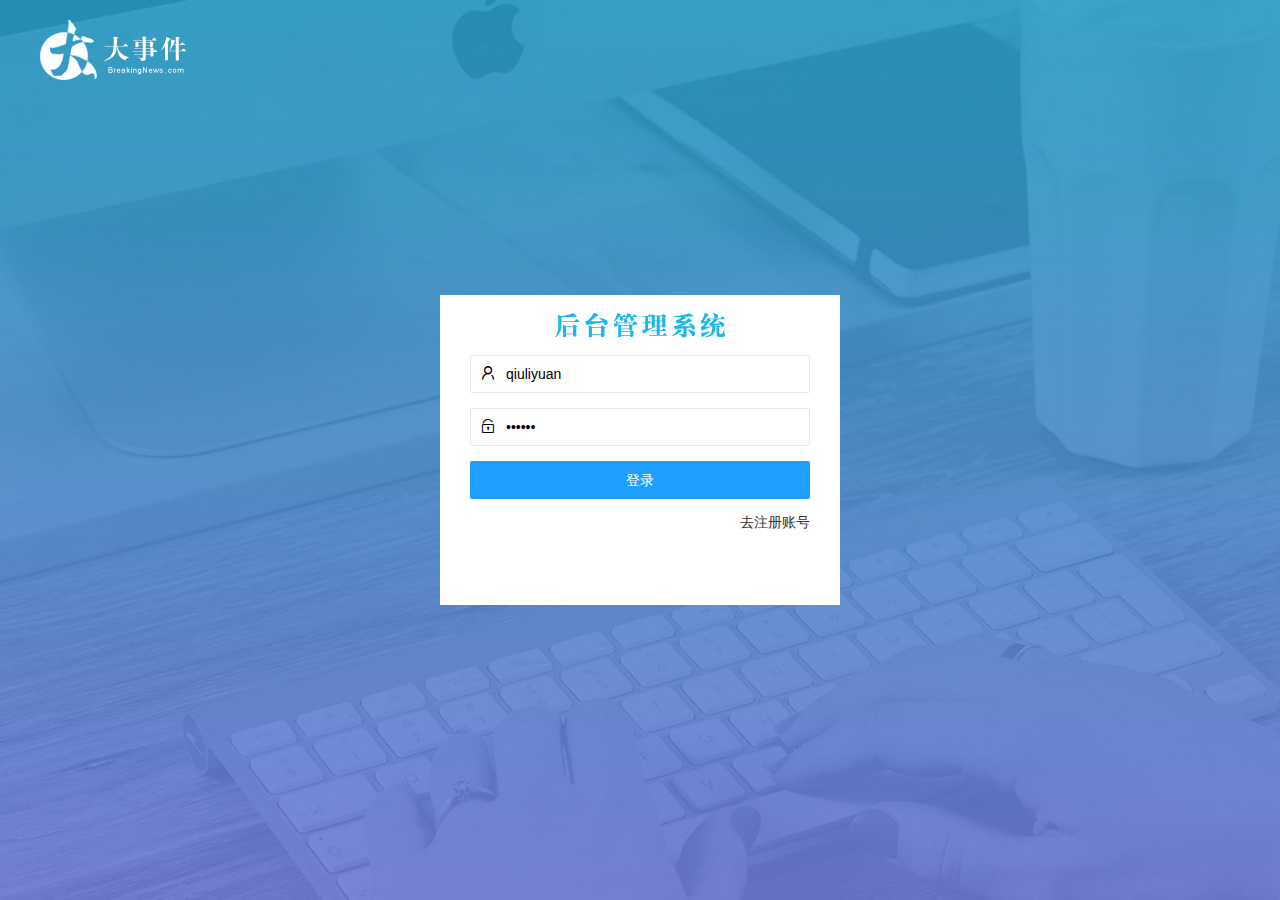
<file: login.html>
<!DOCTYPE html>
<html lang="en">

<head>
    <meta charset="UTF-8">
    <meta http-equiv="X-UA-Compatible" content="IE=edge">
    <meta name="viewport" content="width=device-width, initial-scale=1.0">
    <title>大事件</title>
    <!-- 引入layui的样式文件 -->
    <link rel="stylesheet" href="/assets/lib/layui/css/layui.css">
    <!-- 引入登录样式交换 -->
    <link rel="stylesheet" href="/assets/css/login.css">
</head>

<body>
    <!-- logo -->
    <div class="layui-main header">
        <img src="/assets/images/logo.png" alt="">
    </div>
    <!-- 注册和登录区域 -->
    <div class="loginAndRegBox">
        <!-- 标题 -->
        <div class="titleBox"></div>
        <!-- 登录模块 -->
        <div class="login-box">
            <form class="layui-form" id="form_login" action="">
                <!-- 账号 -->
                <div class="layui-form-item">
                    <i class="layui-icon layui-icon-username"></i>
                    <input value="qiuliyuan" type="text" name="username" required lay-verify="required" id="" placeholder="请输入用户名" autocomplete="off"
                        class="layui-input">
                </div>
                <!-- 密码 -->
                <div class="layui-form-item">
                    <i class="layui-icon layui-icon-password"></i>
                    <input value="123456" type="password" required name="password" lay-verify="required|pwd" id="" placeholder="请输入密码" autocomplete="off"
                        class="layui-input">
                </div>
                <!-- 登录按钮 -->
                <div class="layui-form-item">
                    <button class="layui-btn layui-btn-fluid layui-btn-normal" lay-submit>登录</button>
                </div>
                <!-- 跳转 -->
                <div class="layui-form-item links">
                    <a href="javascript:;" id="link_reg">去注册账号</a>

                </div>
            </form>

        </div>
        <!-- 注册模块 -->
        <div class="reg-box" style="display: none;">
            <form class="layui-form" action="" id="form_reg">
                <!-- 账号 -->
                <div class="layui-form-item">
                    <i class="layui-icon layui-icon-username"></i>
                    <input type="text" name="username" required lay-verify="required" id="" placeholder="请输入用户名" autocomplete="off"
                        class="layui-input">
                </div>
                <!-- 密码 -->
                <div class="layui-form-item">
                    <i class="layui-icon layui-icon-password"></i>
                    <input type="password" required lay-verify="required" name="password" id="" placeholder="请输入密码" autocomplete="off"
                        class="layui-input">
                </div>
                <!-- 确认密码 -->
                <div class="layui-form-item">
                    <i class="layui-icon layui-icon-password"></i>
                    <input type="password" required lay-verify="required|pwd|repwd" name="repassword" id="" placeholder="请确认密码" autocomplete="off"
                        class="layui-input">
                </div>
                <!-- 登录按钮 -->
                <div class="layui-form-item">
                    <button class="layui-btn layui-btn-fluid layui-btn-normal"  lay-submit>注册</button>
                </div>
                <!-- 跳转 -->
                <div class="layui-form-item links">
                    <a href="javascript:;" id="link_login">去登陆</a>
                </div>
            </form>
        </div>
    </div>
</body>
<script src="/assets/lib/layui/layui.all.js"></script>
<script src="/assets/lib/jquery.js"></script>
<script src="/assets/js/baseAPI.js"></script>
<script src="/assets/js/login.js"></script>

</html>
</file>
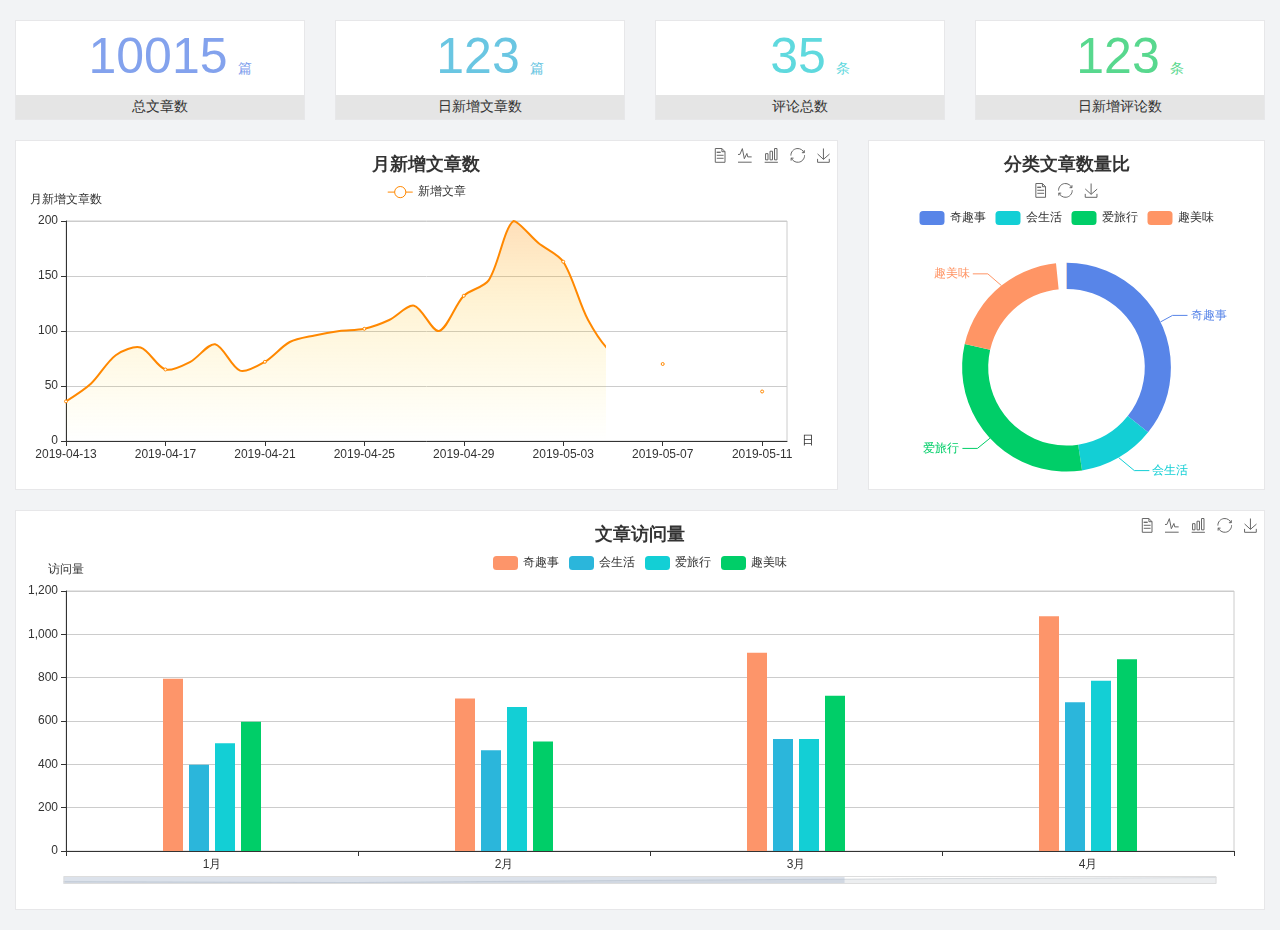
<file: home/dashboard.html>
<!DOCTYPE html>
<html lang="en">

<head>
  <meta charset="UTF-8">
  <meta name="viewport" content="width=device-width, initial-scale=1.0">
  <meta http-equiv="X-UA-Compatible" content="ie=edge">
  <title>图表统计</title>
  <link rel="stylesheet" href="../assets/lib/bootstrap.css" />
  <link rel="stylesheet" href="../assets/lib/main.css" />
  <script src="../assets/lib/jquery.js"></script>
  <script type="text/javascript" src="../assets/lib/echarts.min.js"></script>
</head>

<body>
  <div class="container-fluid">
    <div class="row spannel_list">
      <div class="col-sm-3 col-xs-6">
        <div class="spannel">
          <em>10015</em><span>篇</span>
          <b>总文章数</b>
        </div>
      </div>
      <div class="col-sm-3 col-xs-6">
        <div class="spannel scolor01">
          <em>123</em><span>篇</span>
          <b>日新增文章数</b>
        </div>
      </div>
      <div class="col-sm-3 col-xs-6">
        <div class="spannel scolor02">
          <em>35</em><span>条</span>
          <b>评论总数</b>
        </div>
      </div>
      <div class="col-sm-3 col-xs-6">
        <div class="spannel scolor03">
          <em>123</em><span>条</span>
          <b>日新增评论数</b>
        </div>
      </div>
    </div>
  </div>

  <div class="container-fluid">
    <div class="row curve-pie">
      <div class="col-lg-8 col-md-8">
        <div class="gragh_pannel" id="curve_show"></div>
      </div>
      <div class="col-lg-4 col-md-4">
        <div class="gragh_pannel" id="pie_show"></div>
      </div>
    </div>
  </div>

  <div class="container-fluid">
    <div class="column_pannel" id="column_show"></div>
  </div>

  <script>
    var oChart = echarts.init(document.getElementById('curve_show'));
    var aList_all = [
      { 'count': 36, 'date': '2019-04-13' },
      { 'count': 52, 'date': '2019-04-14' },
      { 'count': 78, 'date': '2019-04-15' },
      { 'count': 85, 'date': '2019-04-16' },
      { 'count': 65, 'date': '2019-04-17' },
      { 'count': 72, 'date': '2019-04-18' },
      { 'count': 88, 'date': '2019-04-19' },
      { 'count': 64, 'date': '2019-04-20' },
      { 'count': 72, 'date': '2019-04-21' },
      { 'count': 90, 'date': '2019-04-22' },
      { 'count': 96, 'date': '2019-04-23' },
      { 'count': 100, 'date': '2019-04-24' },
      { 'count': 102, 'date': '2019-04-25' },
      { 'count': 110, 'date': '2019-04-26' },
      { 'count': 123, 'date': '2019-04-27' },
      { 'count': 100, 'date': '2019-04-28' },
      { 'count': 132, 'date': '2019-04-29' },
      { 'count': 146, 'date': '2019-04-30' },
      { 'count': 200, 'date': '2019-05-01' },
      { 'count': 180, 'date': '2019-05-02' },
      { 'count': 163, 'date': '2019-05-03' },
      { 'count': 110, 'date': '2019-05-04' },
      { 'count': 80, 'date': '2019-05-05' },
      { 'count': 82, 'date': '2019-05-06' },
      { 'count': 70, 'date': '2019-05-07' },
      { 'count': 65, 'date': '2019-05-08' },
      { 'count': 54, 'date': '2019-05-09' },
      { 'count': 40, 'date': '2019-05-10' },
      { 'count': 45, 'date': '2019-05-11' },
      { 'count': 38, 'date': '2019-05-12' },
    ];

    let aCount = [];
    let aDate = [];

    for (var i = 0; i < aList_all.length; i++) {
      aCount.push(aList_all[i].count);
      aDate.push(aList_all[i].date);
    }

    var chartopt = {
      title: {
        text: '月新增文章数',
        left: 'center',
        top: '10'
      },
      tooltip: {
        trigger: 'axis'
      },
      legend: {
        data: ['新增文章'],
        top: '40'
      },
      toolbox: {
        show: true,
        feature: {
          mark: { show: true },
          dataView: { show: true, readOnly: false },
          magicType: { show: true, type: ['line', 'bar'] },
          restore: { show: true },
          saveAsImage: { show: true }
        }
      },
      calculable: true,
      xAxis: [
        {
          name: '日',
          type: 'category',
          boundaryGap: false,
          data: aDate
        }
      ],
      yAxis: [
        {
          name: '月新增文章数',
          type: 'value'
        }
      ],
      series: [
        {
          name: '新增文章',
          type: 'line',
          smooth: true,
          itemStyle: { normal: { areaStyle: { type: 'default' }, color: '#f80' }, lineStyle: { color: '#f80' } },
          data: aCount
        }],
      areaStyle: {
        normal: {
          color: new echarts.graphic.LinearGradient(0, 0, 0, 1, [{
            offset: 0,
            color: 'rgba(255,136,0,0.39)'
          }, {
            offset: .34,
            color: 'rgba(255,180,0,0.25)'
          }, {
            offset: 1,
            color: 'rgba(255,222,0,0.00)'
          }])

        }
      },
      grid: {
        show: true,
        x: 50,
        x2: 50,
        y: 80,
        height: 220
      }
    };

    oChart.setOption(chartopt);


    var oPie = echarts.init(document.getElementById('pie_show'));
    var oPieopt =
    {
      title: {
        top: 10,
        text: '分类文章数量比',
        x: 'center'
      },
      tooltip: {
        trigger: 'item',
        formatter: "{a} <br/>{b} : {c} ({d}%)"
      },
      color: ['#5885e8', '#13cfd5', '#00ce68', '#ff9565'],
      legend: {
        x: 'center',
        top: 65,
        data: ['奇趣事', '会生活', '爱旅行', '趣美味']
      },
      toolbox: {
        show: true,
        x: 'center',
        top: 35,
        feature: {
          mark: { show: true },
          dataView: { show: true, readOnly: false },
          magicType: {
            show: true,
            type: ['pie', 'funnel'],
            option: {
              funnel: {
                x: '25%',
                width: '50%',
                funnelAlign: 'left',
                max: 1548
              }
            }
          },
          restore: { show: true },
          saveAsImage: { show: true }
        }
      },
      calculable: true,
      series: [
        {
          name: '访问来源',
          type: 'pie',
          radius: ['45%', '60%'],
          center: ['50%', '65%'],
          data: [
            { value: 300, name: '奇趣事' },
            { value: 100, name: '会生活' },
            { value: 260, name: '爱旅行' },
            { value: 180, name: '趣美味' }
          ]
        }
      ]
    };
    oPie.setOption(oPieopt);



    var oColumn = this.echarts.init(document.getElementById('column_show'));
    var oColumnopt =
    {
      title: {
        text: '文章访问量',
        left: 'center',
        top: '10'
      },
      tooltip: {
        trigger: 'axis'
      },
      legend: {
        data: ['奇趣事', '会生活', '爱旅行', '趣美味'],
        top: '40'
      },
      toolbox: {
        show: true,
        feature: {
          mark: { show: true },
          dataView: { show: true, readOnly: false },
          magicType: { show: true, type: ['line', 'bar'] },
          restore: { show: true },
          saveAsImage: { show: true }
        }
      },
      calculable: true,
      xAxis: [
        {
          type: 'category',
          data: ['1月', '2月', '3月', '4月', '5月']
        }
      ],
      yAxis: [
        {
          name: '访问量',
          type: 'value'
        }
      ],
      series: [
        {
          name: '奇趣事',
          type: 'bar',
          barWidth: 20,
          itemStyle: {
            normal: { areaStyle: { type: 'default' }, color: '#fd956a' }
          },
          data: [800, 708, 920, 1090, 1200]
        },
        {
          name: '会生活',
          type: 'bar',
          barWidth: 20,
          itemStyle: {
            normal: { areaStyle: { type: 'default' }, color: '#2bb6db' }
          },
          data: [400, 468, 520, 690, 800]
        },
        {
          name: '爱旅行',
          type: 'bar',
          barWidth: 20,
          itemStyle: {
            normal: { areaStyle: { type: 'default' }, color: '#13cfd5' }
          },
          data: [500, 668, 520, 790, 900]
        },
        {
          name: '趣美味',
          type: 'bar',
          barWidth: 20,
          itemStyle: {
            normal: { areaStyle: { type: 'default' }, color: '#00ce68' }
          },
          data: [600, 508, 720, 890, 1000]
        }
      ],
      grid: {
        show: true,
        x: 50,
        x2: 30,
        y: 80,
        height: 260
      },
      dataZoom: [//给x轴设置滚动条
        {
          start: 0,//默认为0
          end: 100 - 1000 / 31,//默认为100
          type: 'slider',
          show: true,
          xAxisIndex: [0],
          handleSize: 0,//滑动条的 左右2个滑动条的大小
          height: 8,//组件高度
          left: 45, //左边的距离
          right: 50,//右边的距离
          bottom: 26,//右边的距离
          handleColor: '#ddd',//h滑动图标的颜色
          handleStyle: {
            borderColor: "#cacaca",
            borderWidth: "1",
            shadowBlur: 2,
            background: "#ddd",
            shadowColor: "#ddd",
          }
        }]
    };
    oColumn.setOption(oColumnopt);
  </script>
</body>

</html>
</file>
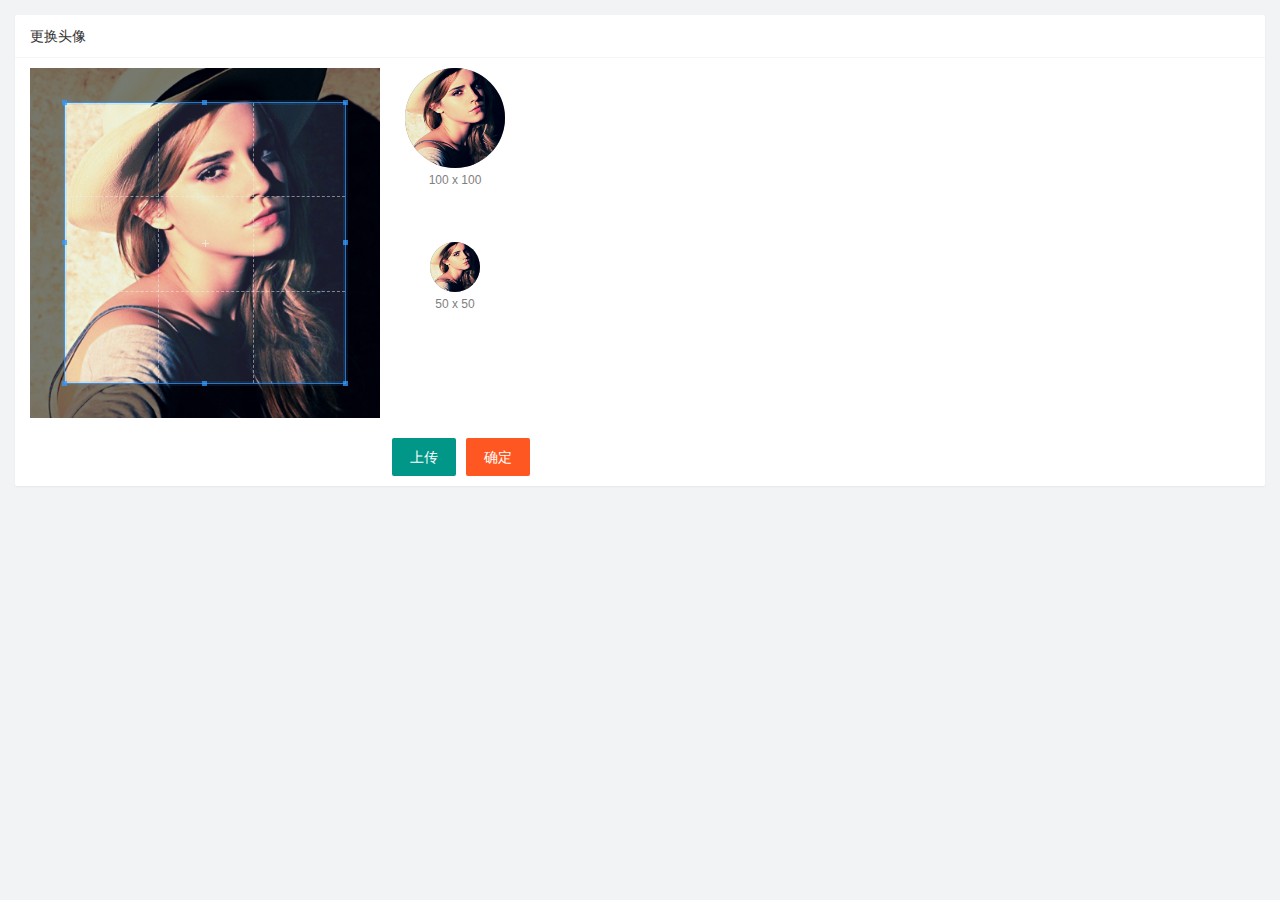
<file: user/user_avatar.html>
<!DOCTYPE html>
<html lang="en">

<head>
  <meta charset="UTF-8">
  <meta http-equiv="X-UA-Compatible" content="IE=edge">
  <meta name="viewport" content="width=device-width, initial-scale=1.0">
  <title>Document</title>
  <link rel="stylesheet" href="/assets/lib/cropper/cropper.css" />
  <!-- 引入layui的样式文件 -->
  <link rel="stylesheet" href="/assets/lib/layui/css/layui.css">
  <!-- 引入登录样式交换 -->
  <link rel="stylesheet" href="/assets/css/user_avatar.css">
</head>

<body>
  <div class="layui-card">
    <div class="layui-card-header">更换头像</div>
    <div class="layui-card-body">
       <!-- 第一行的图片裁剪和预览区域 -->
  <div class="row1">
    <!-- 图片裁剪区域 -->
    <div class="cropper-box">
      <!-- 这个 img 标签很重要，将来会把它初始化为裁剪区域 -->
      <img id="image" src="/assets/images/sample.jpg" />
    </div>
    <!-- 图片的预览区域 -->
    <div class="preview-box">
      <div>
        <!-- 宽高为 100px 的预览区域 -->
        <div class="img-preview w100"></div>
        <p class="size">100 x 100</p>
      </div>
      <div>
        <!-- 宽高为 50px 的预览区域 -->
        <div class="img-preview w50"></div>
        <p class="size">50 x 50</p>
      </div>
    </div>
  </div>

  <!-- 第二行的按钮区域 -->
  <div class="row2">
    <input type="file" accept="image/png,image/jpeg" id="file" name="" style="display: none;">
    <button id="btnChooseImage" type="button" class="layui-btn">上传</button>
    <button id="btnUpload" type="button" class="layui-btn layui-btn-danger">确定</button>
  </div>
    </div>
  </div>
</body>
<script src="/assets/lib/layui/layui.all.js"></script>
<script src="/assets/lib/jquery.js"></script>
<script src="/assets/lib/cropper/Cropper.js"></script>
<script src="/assets/lib/cropper/jquery-cropper.js"></script>
<script src="/assets/js/baseAPI.js"></script>
<script src="/assets/js/user_avatar.js"></script>

</html>
</file>
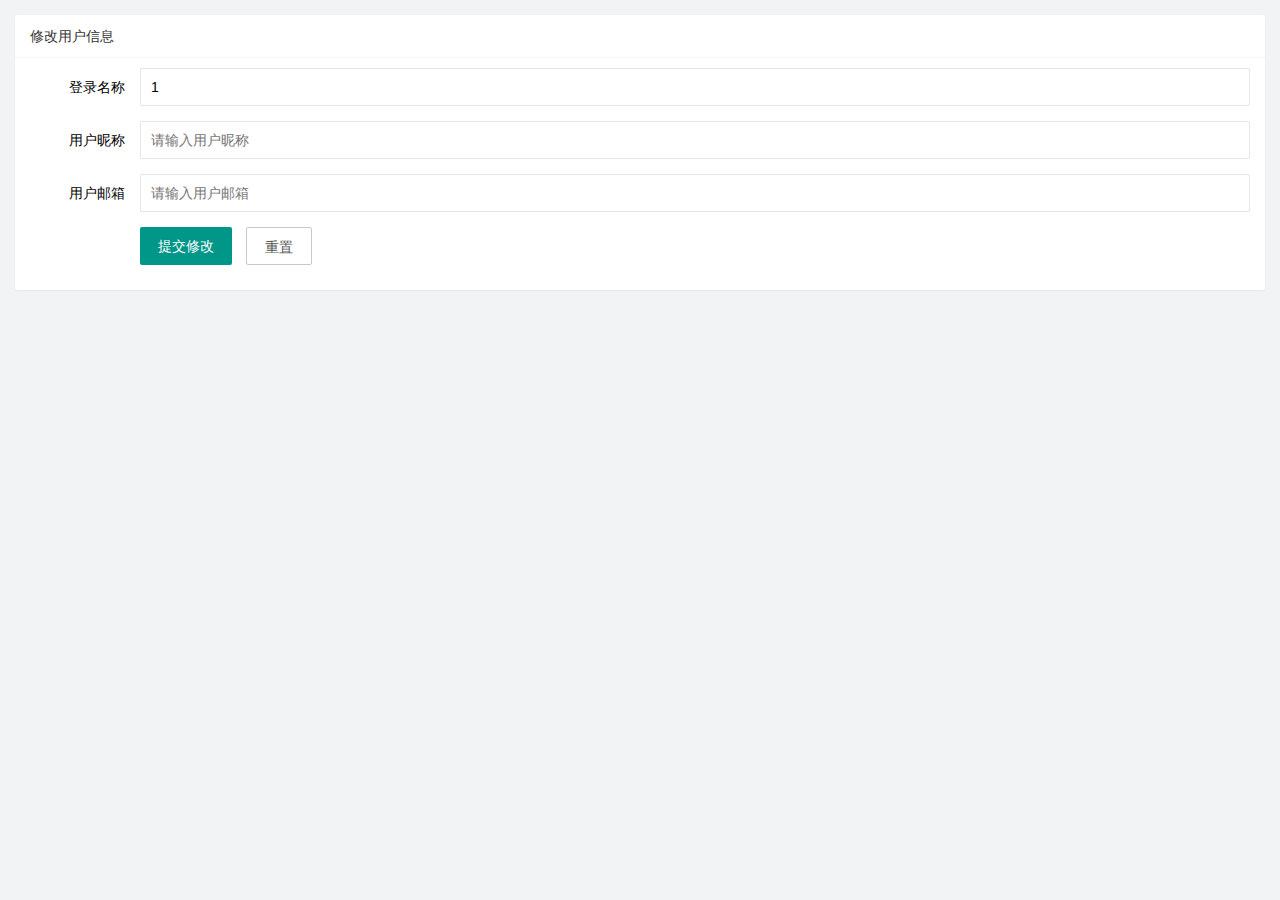
<file: user/user_info.html>
<!DOCTYPE html>
<html lang="en">

<head>
  <meta charset="UTF-8">
  <meta http-equiv="X-UA-Compatible" content="IE=edge">
  <meta name="viewport" content="width=device-width, initial-scale=1.0">
  <title>Document</title>
  <!-- 引入layui的样式文件 -->
  <link rel="stylesheet" href="/assets/lib/layui/css/layui.css">
  <!-- 引入登录样式交换 -->
  <link rel="stylesheet" href="/assets/css/user_info.css">
</head>

<body>
  <div class="layui-card">
    <div class="layui-card-header">修改用户信息</div>
    <div class="layui-card-body">
      <form class="layui-form" lay-filter="formUserInfo" action="">
        <!-- 隐藏域保存id -->
        <input type="hidden" name="id">
        <!-- 用户名 -->
        <div class="layui-form-item">
          <label class="layui-form-label">登录名称</label>
          <div class="layui-input-block">
            <input value="1" type="text" name="username" readonly required lay-verify="required" placeholder="请输入登录昵称"
              autocomplete="off" class="layui-input">
          </div>
        </div>
        <!-- 昵称 -->
        <div class="layui-form-item">
          <label class="layui-form-label">用户昵称</label>
          <div class="layui-input-block">
            <input type="text" name="nickname" required lay-verify="required|nickname" placeholder="请输入用户昵称"
              autocomplete="off" class="layui-input">
          </div>
        </div>
        <!-- 邮箱 -->
        <div class="layui-form-item">
          <label class="layui-form-label">用户邮箱</label>
          <div class="layui-input-block">
            <input type="text" name="email" required lay-verify="email" placeholder="请输入用户邮箱" autocomplete="off"
              class="layui-input">
          </div>
        </div>
        <!-- 按钮 -->
        <div class="layui-form-item">
          <div class="layui-input-block">
            <button class="layui-btn" lay-submit lay-filter="formDemo">提交修改</button>
            <button id="btnReset" type="reset" class="layui-btn layui-btn-primary">重置</button>
          </div>
        </div>
      </form>
    </div>
  </div>
</body>
<script src="/assets/lib/layui/layui.all.js"></script>
<script src="/assets/lib/jquery.js"></script>
<script src="/assets/js/baseAPI.js"></script>
<script src="/assets/js/user_info.js"></script>

</html>
</file>
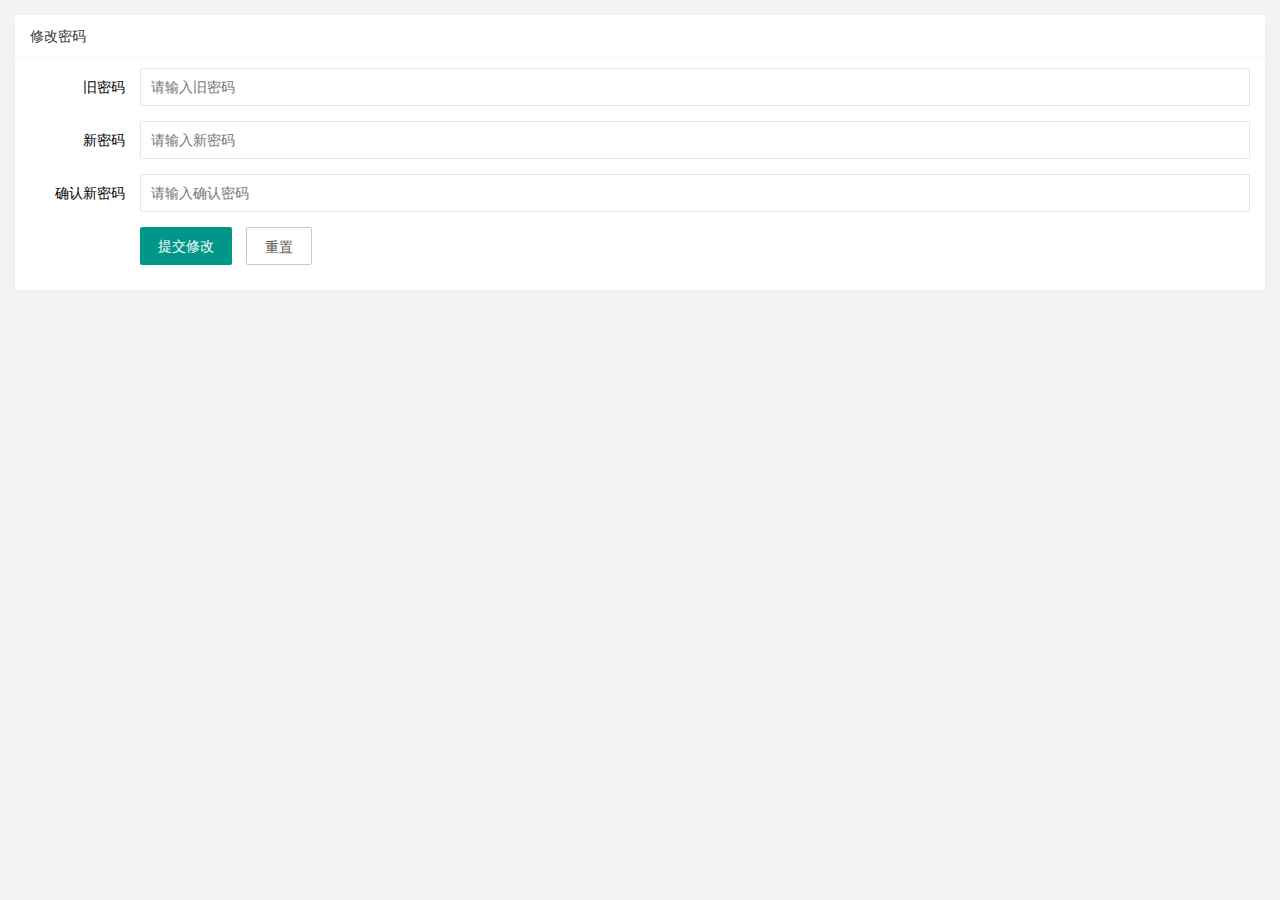
<file: user/user_pwd.html>
<!DOCTYPE html>
<html lang="en">

<head>
  <meta charset="UTF-8">
  <meta http-equiv="X-UA-Compatible" content="IE=edge">
  <meta name="viewport" content="width=device-width, initial-scale=1.0">
  <title>Document</title>
  <!-- 引入layui的样式文件 -->
  <link rel="stylesheet" href="/assets/lib/layui/css/layui.css">
  <!-- 引入登录样式交换 -->
  <link rel="stylesheet" href="/assets/css/user_info.css">
</head>

<body>
  <div class="layui-card">
    <div class="layui-card-header">修改密码</div>
    <div class="layui-card-body">
      <form class="layui-form">
        <!-- 隐藏域保存id -->
        <!-- <input type="hidden" name="id"> -->
        <!-- 用户名 -->
        <div class="layui-form-item">
          <label class="layui-form-label">旧密码</label>
          <div class="layui-input-block">
            <input type="text" name="oldPwd" required lay-verify="required|pwd" placeholder="请输入旧密码"
              autocomplete="off" class="layui-input">
          </div>
        </div>
        <!-- 昵称 -->
        <div class="layui-form-item">
          <label class="layui-form-label">新密码</label>
          <div class="layui-input-block">
            <input type="text" name="newPwd" required lay-verify="required|pwd|samePwd" placeholder="请输入新密码"
              autocomplete="off" class="layui-input">
          </div>
        </div>
        <!-- 邮箱 -->
        <div class="layui-form-item">
          <label class="layui-form-label">确认新密码</label>
          <div class="layui-input-block">
            <input type="text" name="repwd" required lay-verify="required|pwd|rePwd" placeholder="请输入确认密码" autocomplete="off"
              class="layui-input">
          </div>
        </div>
        <!-- 按钮 -->
        <div class="layui-form-item">
          <div class="layui-input-block">
            <button class="layui-btn" lay-submit lay-filter="formDemo">提交修改</button>
            <button id="btnReset" type="reset" class="layui-btn layui-btn-primary">重置</button>
          </div>
        </div>
      </form>
    </div>
  </div>
</body>
<script src="/assets/lib/layui/layui.all.js"></script>
<script src="/assets/lib/jquery.js"></script>
<script src="/assets/js/baseAPI.js"></script>
<script src="/assets/js/user_Pwd.js"></script>

</html>
</file>
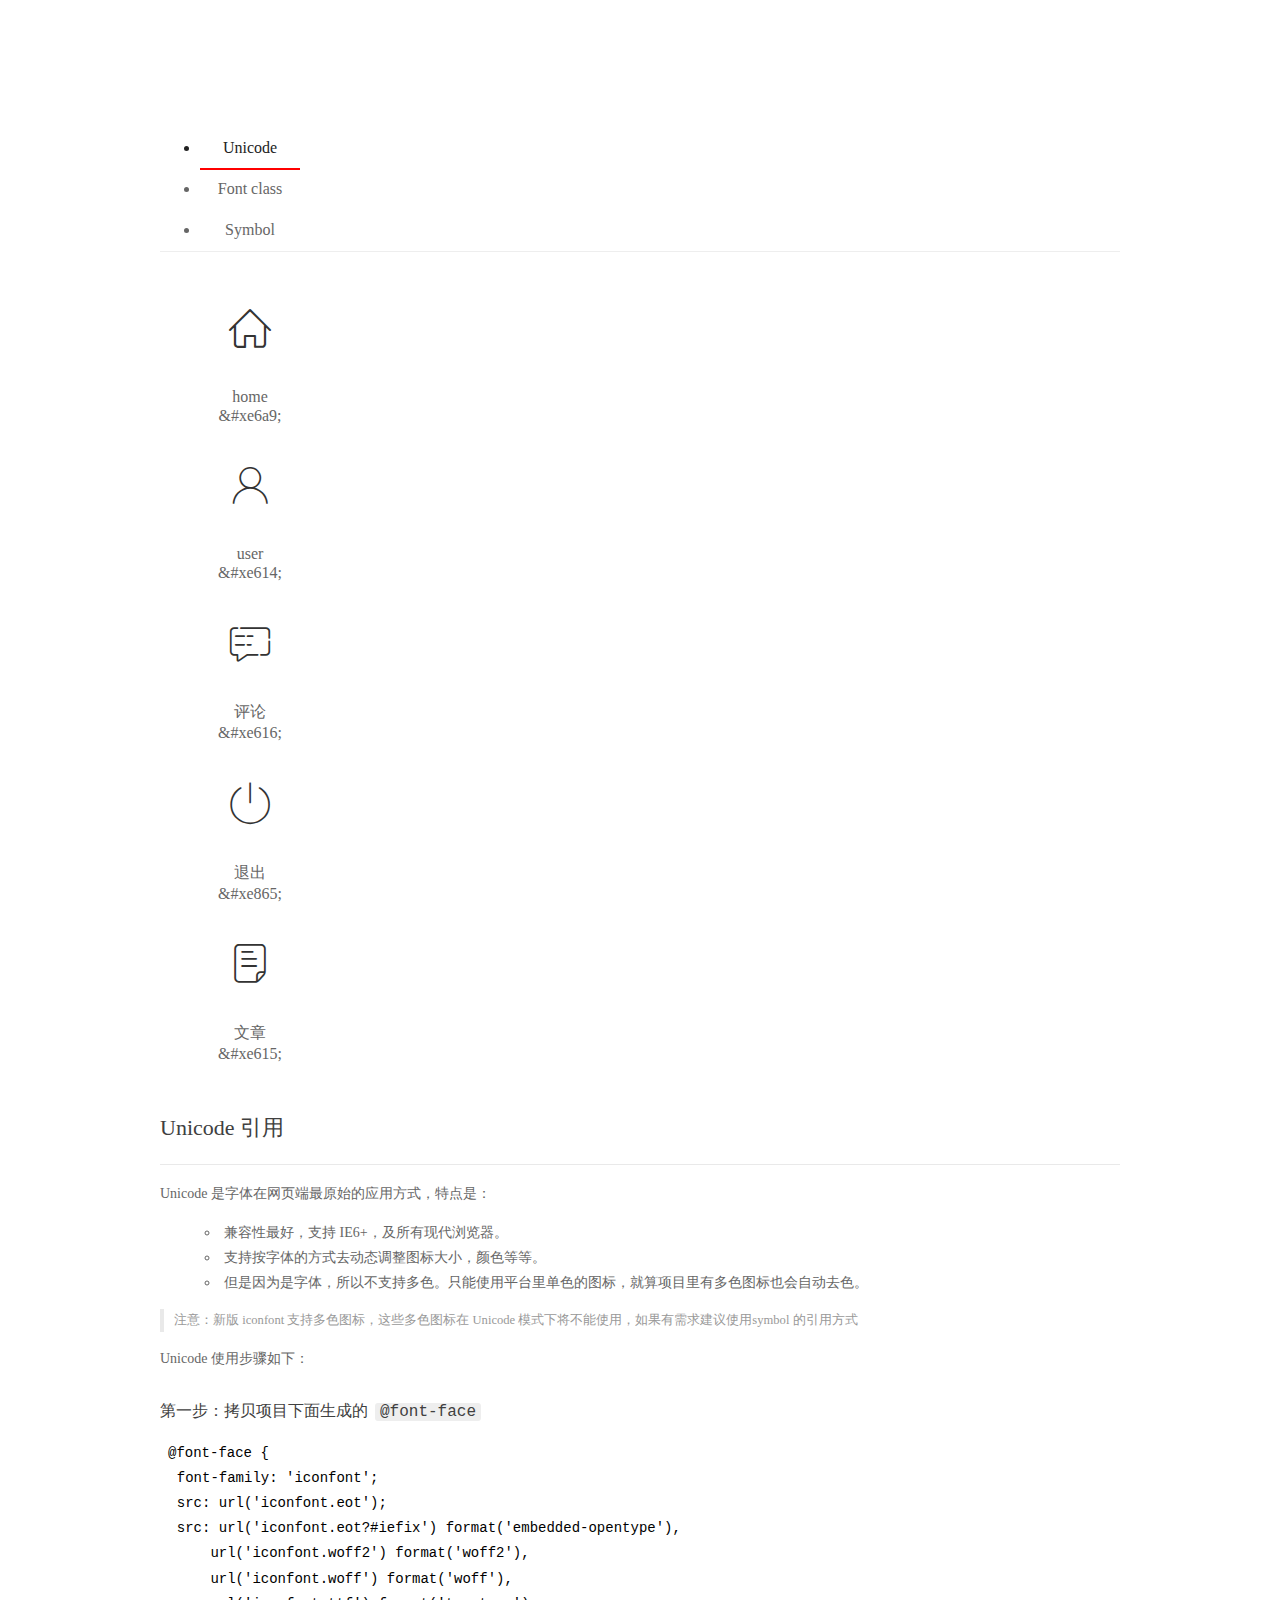
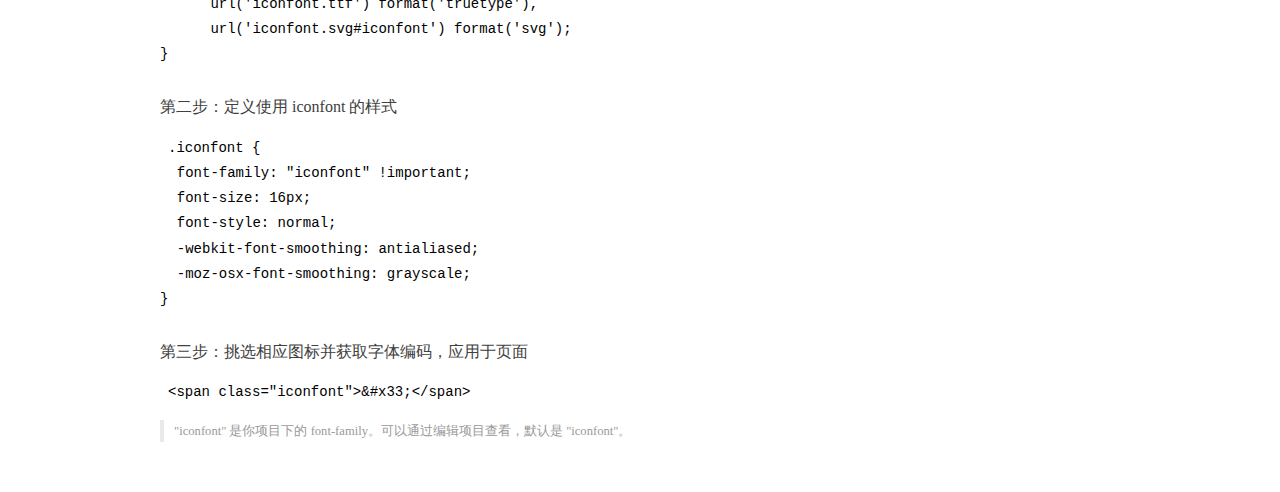
<file: assets/fonts/demo_index.html>
<!DOCTYPE html>
<html>
<head>
  <meta charset="utf-8"/>
  <title>IconFont Demo</title>
  <link rel="shortcut icon" href="https://gtms04.alicdn.com/tps/i4/TB1_oz6GVXXXXaFXpXXJDFnIXXX-64-64.ico" type="image/x-icon"/>
  <link rel="stylesheet" href="https://g.alicdn.com/thx/cube/1.3.2/cube.min.css">
  <link rel="stylesheet" href="demo.css">
  <link rel="stylesheet" href="iconfont.css">
  <script src="iconfont.js"></script>
  <!-- jQuery -->
  <script src="https://a1.alicdn.com/oss/uploads/2018/12/26/7bfddb60-08e8-11e9-9b04-53e73bb6408b.js"></script>
  <!-- 代码高亮 -->
  <script src="https://a1.alicdn.com/oss/uploads/2018/12/26/a3f714d0-08e6-11e9-8a15-ebf944d7534c.js"></script>
</head>
<body>
  <div class="main">
    <h1 class="logo"><a href="https://www.iconfont.cn/" title="iconfont 首页" target="_blank">&#xe86b;</a></h1>
    <div class="nav-tabs">
      <ul id="tabs" class="dib-box">
        <li class="dib active"><span>Unicode</span></li>
        <li class="dib"><span>Font class</span></li>
        <li class="dib"><span>Symbol</span></li>
      </ul>
      
    </div>
    <div class="tab-container">
      <div class="content unicode" style="display: block;">
          <ul class="icon_lists dib-box">
          
            <li class="dib">
              <span class="icon iconfont">&#xe6a9;</span>
                <div class="name">home</div>
                <div class="code-name">&amp;#xe6a9;</div>
              </li>
          
            <li class="dib">
              <span class="icon iconfont">&#xe614;</span>
                <div class="name">user</div>
                <div class="code-name">&amp;#xe614;</div>
              </li>
          
            <li class="dib">
              <span class="icon iconfont">&#xe616;</span>
                <div class="name">评论</div>
                <div class="code-name">&amp;#xe616;</div>
              </li>
          
            <li class="dib">
              <span class="icon iconfont">&#xe865;</span>
                <div class="name">退出</div>
                <div class="code-name">&amp;#xe865;</div>
              </li>
          
            <li class="dib">
              <span class="icon iconfont">&#xe615;</span>
                <div class="name">文章</div>
                <div class="code-name">&amp;#xe615;</div>
              </li>
          
          </ul>
          <div class="article markdown">
          <h2 id="unicode-">Unicode 引用</h2>
          <hr>

          <p>Unicode 是字体在网页端最原始的应用方式，特点是：</p>
          <ul>
            <li>兼容性最好，支持 IE6+，及所有现代浏览器。</li>
            <li>支持按字体的方式去动态调整图标大小，颜色等等。</li>
            <li>但是因为是字体，所以不支持多色。只能使用平台里单色的图标，就算项目里有多色图标也会自动去色。</li>
          </ul>
          <blockquote>
            <p>注意：新版 iconfont 支持多色图标，这些多色图标在 Unicode 模式下将不能使用，如果有需求建议使用symbol 的引用方式</p>
          </blockquote>
          <p>Unicode 使用步骤如下：</p>
          <h3 id="-font-face">第一步：拷贝项目下面生成的 <code>@font-face</code></h3>
<pre><code class="language-css"
>@font-face {
  font-family: 'iconfont';
  src: url('iconfont.eot');
  src: url('iconfont.eot?#iefix') format('embedded-opentype'),
      url('iconfont.woff2') format('woff2'),
      url('iconfont.woff') format('woff'),
      url('iconfont.ttf') format('truetype'),
      url('iconfont.svg#iconfont') format('svg');
}
</code></pre>
          <h3 id="-iconfont-">第二步：定义使用 iconfont 的样式</h3>
<pre><code class="language-css"
>.iconfont {
  font-family: "iconfont" !important;
  font-size: 16px;
  font-style: normal;
  -webkit-font-smoothing: antialiased;
  -moz-osx-font-smoothing: grayscale;
}
</code></pre>
          <h3 id="-">第三步：挑选相应图标并获取字体编码，应用于页面</h3>
<pre>
<code class="language-html"
>&lt;span class="iconfont"&gt;&amp;#x33;&lt;/span&gt;
</code></pre>
          <blockquote>
            <p>"iconfont" 是你项目下的 font-family。可以通过编辑项目查看，默认是 "iconfont"。</p>
          </blockquote>
          </div>
      </div>
      <div class="content font-class">
        <ul class="icon_lists dib-box">
          
          <li class="dib">
            <span class="icon iconfont icon-home"></span>
            <div class="name">
              home
            </div>
            <div class="code-name">.icon-home
            </div>
          </li>
          
          <li class="dib">
            <span class="icon iconfont icon-user"></span>
            <div class="name">
              user
            </div>
            <div class="code-name">.icon-user
            </div>
          </li>
          
          <li class="dib">
            <span class="icon iconfont icon-pinglun"></span>
            <div class="name">
              评论
            </div>
            <div class="code-name">.icon-pinglun
            </div>
          </li>
          
          <li class="dib">
            <span class="icon iconfont icon-tuichu"></span>
            <div class="name">
              退出
            </div>
            <div class="code-name">.icon-tuichu
            </div>
          </li>
          
          <li class="dib">
            <span class="icon iconfont icon-16"></span>
            <div class="name">
              文章
            </div>
            <div class="code-name">.icon-16
            </div>
          </li>
          
        </ul>
        <div class="article markdown">
        <h2 id="font-class-">font-class 引用</h2>
        <hr>

        <p>font-class 是 Unicode 使用方式的一种变种，主要是解决 Unicode 书写不直观，语意不明确的问题。</p>
        <p>与 Unicode 使用方式相比，具有如下特点：</p>
        <ul>
          <li>兼容性良好，支持 IE8+，及所有现代浏览器。</li>
          <li>相比于 Unicode 语意明确，书写更直观。可以很容易分辨这个 icon 是什么。</li>
          <li>因为使用 class 来定义图标，所以当要替换图标时，只需要修改 class 里面的 Unicode 引用。</li>
          <li>不过因为本质上还是使用的字体，所以多色图标还是不支持的。</li>
        </ul>
        <p>使用步骤如下：</p>
        <h3 id="-fontclass-">第一步：引入项目下面生成的 fontclass 代码：</h3>
<pre><code class="language-html">&lt;link rel="stylesheet" href="./iconfont.css"&gt;
</code></pre>
        <h3 id="-">第二步：挑选相应图标并获取类名，应用于页面：</h3>
<pre><code class="language-html">&lt;span class="iconfont icon-xxx"&gt;&lt;/span&gt;
</code></pre>
        <blockquote>
          <p>"
            iconfont" 是你项目下的 font-family。可以通过编辑项目查看，默认是 "iconfont"。</p>
        </blockquote>
      </div>
      </div>
      <div class="content symbol">
          <ul class="icon_lists dib-box">
          
            <li class="dib">
                <svg class="icon svg-icon" aria-hidden="true">
                  <use xlink:href="#icon-home"></use>
                </svg>
                <div class="name">home</div>
                <div class="code-name">#icon-home</div>
            </li>
          
            <li class="dib">
                <svg class="icon svg-icon" aria-hidden="true">
                  <use xlink:href="#icon-user"></use>
                </svg>
                <div class="name">user</div>
                <div class="code-name">#icon-user</div>
            </li>
          
            <li class="dib">
                <svg class="icon svg-icon" aria-hidden="true">
                  <use xlink:href="#icon-pinglun"></use>
                </svg>
                <div class="name">评论</div>
                <div class="code-name">#icon-pinglun</div>
            </li>
          
            <li class="dib">
                <svg class="icon svg-icon" aria-hidden="true">
                  <use xlink:href="#icon-tuichu"></use>
                </svg>
                <div class="name">退出</div>
                <div class="code-name">#icon-tuichu</div>
            </li>
          
            <li class="dib">
                <svg class="icon svg-icon" aria-hidden="true">
                  <use xlink:href="#icon-16"></use>
                </svg>
                <div class="name">文章</div>
                <div class="code-name">#icon-16</div>
            </li>
          
          </ul>
          <div class="article markdown">
          <h2 id="symbol-">Symbol 引用</h2>
          <hr>

          <p>这是一种全新的使用方式，应该说这才是未来的主流，也是平台目前推荐的用法。相关介绍可以参考这篇<a href="">文章</a>
            这种用法其实是做了一个 SVG 的集合，与另外两种相比具有如下特点：</p>
          <ul>
            <li>支持多色图标了，不再受单色限制。</li>
            <li>通过一些技巧，支持像字体那样，通过 <code>font-size</code>, <code>color</code> 来调整样式。</li>
            <li>兼容性较差，支持 IE9+，及现代浏览器。</li>
            <li>浏览器渲染 SVG 的性能一般，还不如 png。</li>
          </ul>
          <p>使用步骤如下：</p>
          <h3 id="-symbol-">第一步：引入项目下面生成的 symbol 代码：</h3>
<pre><code class="language-html">&lt;script src="./iconfont.js"&gt;&lt;/script&gt;
</code></pre>
          <h3 id="-css-">第二步：加入通用 CSS 代码（引入一次就行）：</h3>
<pre><code class="language-html">&lt;style&gt;
.icon {
  width: 1em;
  height: 1em;
  vertical-align: -0.15em;
  fill: currentColor;
  overflow: hidden;
}
&lt;/style&gt;
</code></pre>
          <h3 id="-">第三步：挑选相应图标并获取类名，应用于页面：</h3>
<pre><code class="language-html">&lt;svg class="icon" aria-hidden="true"&gt;
  &lt;use xlink:href="#icon-xxx"&gt;&lt;/use&gt;
&lt;/svg&gt;
</code></pre>
          </div>
      </div>

    </div>
  </div>
  <script>
  $(document).ready(function () {
      $('.tab-container .content:first').show()

      $('#tabs li').click(function (e) {
        var tabContent = $('.tab-container .content')
        var index = $(this).index()

        if ($(this).hasClass('active')) {
          return
        } else {
          $('#tabs li').removeClass('active')
          $(this).addClass('active')

          tabContent.hide().eq(index).fadeIn()
        }
      })
    })
  </script>
</body>
</html>
</file>
<file: assets/lib/layui/css/layui.css>
/** layui-v2.5.5 MIT License By https://www.layui.com */
 .layui-inline,img{display:inline-block;vertical-align:middle}h1,h2,h3,h4,h5,h6{font-weight:400}.layui-edge,.layui-header,.layui-inline,.layui-main{position:relative}.layui-body,.layui-edge,.layui-elip{overflow:hidden}.layui-btn,.layui-edge,.layui-inline,img{vertical-align:middle}.layui-btn,.layui-disabled,.layui-icon,.layui-unselect{-moz-user-select:none;-webkit-user-select:none;-ms-user-select:none}.layui-elip,.layui-form-checkbox span,.layui-form-pane .layui-form-label{text-overflow:ellipsis;white-space:nowrap}.layui-breadcrumb,.layui-tree-btnGroup{visibility:hidden}blockquote,body,button,dd,div,dl,dt,form,h1,h2,h3,h4,h5,h6,input,li,ol,p,pre,td,textarea,th,ul{margin:0;padding:0;-webkit-tap-highlight-color:rgba(0,0,0,0)}a:active,a:hover{outline:0}img{border:none}li{list-style:none}table{border-collapse:collapse;border-spacing:0}h4,h5,h6{font-size:100%}button,input,optgroup,option,select,textarea{font-family:inherit;font-size:inherit;font-style:inherit;font-weight:inherit;outline:0}pre{white-space:pre-wrap;white-space:-moz-pre-wrap;white-space:-pre-wrap;white-space:-o-pre-wrap;word-wrap:break-word}body{line-height:24px;font:14px Helvetica Neue,Helvetica,PingFang SC,Tahoma,Arial,sans-serif}hr{height:1px;margin:10px 0;border:0;clear:both}a{color:#333;text-decoration:none}a:hover{color:#777}a cite{font-style:normal;*cursor:pointer}.layui-border-box,.layui-border-box *{box-sizing:border-box}.layui-box,.layui-box *{box-sizing:content-box}.layui-clear{clear:both;*zoom:1}.layui-clear:after{content:'\20';clear:both;*zoom:1;display:block;height:0}.layui-inline{*display:inline;*zoom:1}.layui-edge{display:inline-block;width:0;height:0;border-width:6px;border-style:dashed;border-color:transparent}.layui-edge-top{top:-4px;border-bottom-color:#999;border-bottom-style:solid}.layui-edge-right{border-left-color:#999;border-left-style:solid}.layui-edge-bottom{top:2px;border-top-color:#999;border-top-style:solid}.layui-edge-left{border-right-color:#999;border-right-style:solid}.layui-disabled,.layui-disabled:hover{color:#d2d2d2!important;cursor:not-allowed!important}.layui-circle{border-radius:100%}.layui-show{display:block!important}.layui-hide{display:none!important}@font-face{font-family:layui-icon;src:url(../font/iconfont.eot?v=250);src:url(../font/iconfont.eot?v=250#iefix) format('embedded-opentype'),url(../font/iconfont.woff2?v=250) format('woff2'),url(../font/iconfont.woff?v=250) format('woff'),url(../font/iconfont.ttf?v=250) format('truetype'),url(../font/iconfont.svg?v=250#layui-icon) format('svg')}.layui-icon{font-family:layui-icon!important;font-size:16px;font-style:normal;-webkit-font-smoothing:antialiased;-moz-osx-font-smoothing:grayscale}.layui-icon-reply-fill:before{content:"\e611"}.layui-icon-set-fill:before{content:"\e614"}.layui-icon-menu-fill:before{content:"\e60f"}.layui-icon-search:before{content:"\e615"}.layui-icon-share:before{content:"\e641"}.layui-icon-set-sm:before{content:"\e620"}.layui-icon-engine:before{content:"\e628"}.layui-icon-close:before{content:"\1006"}.layui-icon-close-fill:before{content:"\1007"}.layui-icon-chart-screen:before{content:"\e629"}.layui-icon-star:before{content:"\e600"}.layui-icon-circle-dot:before{content:"\e617"}.layui-icon-chat:before{content:"\e606"}.layui-icon-release:before{content:"\e609"}.layui-icon-list:before{content:"\e60a"}.layui-icon-chart:before{content:"\e62c"}.layui-icon-ok-circle:before{content:"\1005"}.layui-icon-layim-theme:before{content:"\e61b"}.layui-icon-table:before{content:"\e62d"}.layui-icon-right:before{content:"\e602"}.layui-icon-left:before{content:"\e603"}.layui-icon-cart-simple:before{content:"\e698"}.layui-icon-face-cry:before{content:"\e69c"}.layui-icon-face-smile:before{content:"\e6af"}.layui-icon-survey:before{content:"\e6b2"}.layui-icon-tree:before{content:"\e62e"}.layui-icon-upload-circle:before{content:"\e62f"}.layui-icon-add-circle:before{content:"\e61f"}.layui-icon-download-circle:before{content:"\e601"}.layui-icon-templeate-1:before{content:"\e630"}.layui-icon-util:before{content:"\e631"}.layui-icon-face-surprised:before{content:"\e664"}.layui-icon-edit:before{content:"\e642"}.layui-icon-speaker:before{content:"\e645"}.layui-icon-down:before{content:"\e61a"}.layui-icon-file:before{content:"\e621"}.layui-icon-layouts:before{content:"\e632"}.layui-icon-rate-half:before{content:"\e6c9"}.layui-icon-add-circle-fine:before{content:"\e608"}.layui-icon-prev-circle:before{content:"\e633"}.layui-icon-read:before{content:"\e705"}.layui-icon-404:before{content:"\e61c"}.layui-icon-carousel:before{content:"\e634"}.layui-icon-help:before{content:"\e607"}.layui-icon-code-circle:before{content:"\e635"}.layui-icon-water:before{content:"\e636"}.layui-icon-username:before{content:"\e66f"}.layui-icon-find-fill:before{content:"\e670"}.layui-icon-about:before{content:"\e60b"}.layui-icon-location:before{content:"\e715"}.layui-icon-up:before{content:"\e619"}.layui-icon-pause:before{content:"\e651"}.layui-icon-date:before{content:"\e637"}.layui-icon-layim-uploadfile:before{content:"\e61d"}.layui-icon-delete:before{content:"\e640"}.layui-icon-play:before{content:"\e652"}.layui-icon-top:before{content:"\e604"}.layui-icon-friends:before{content:"\e612"}.layui-icon-refresh-3:before{content:"\e9aa"}.layui-icon-ok:before{content:"\e605"}.layui-icon-layer:before{content:"\e638"}.layui-icon-face-smile-fine:before{content:"\e60c"}.layui-icon-dollar:before{content:"\e659"}.layui-icon-group:before{content:"\e613"}.layui-icon-layim-download:before{content:"\e61e"}.layui-icon-picture-fine:before{content:"\e60d"}.layui-icon-link:before{content:"\e64c"}.layui-icon-diamond:before{content:"\e735"}.layui-icon-log:before{content:"\e60e"}.layui-icon-rate-solid:before{content:"\e67a"}.layui-icon-fonts-del:before{content:"\e64f"}.layui-icon-unlink:before{content:"\e64d"}.layui-icon-fonts-clear:before{content:"\e639"}.layui-icon-triangle-r:before{content:"\e623"}.layui-icon-circle:before{content:"\e63f"}.layui-icon-radio:before{content:"\e643"}.layui-icon-align-center:before{content:"\e647"}.layui-icon-align-right:before{content:"\e648"}.layui-icon-align-left:before{content:"\e649"}.layui-icon-loading-1:before{content:"\e63e"}.layui-icon-return:before{content:"\e65c"}.layui-icon-fonts-strong:before{content:"\e62b"}.layui-icon-upload:before{content:"\e67c"}.layui-icon-dialogue:before{content:"\e63a"}.layui-icon-video:before{content:"\e6ed"}.layui-icon-headset:before{content:"\e6fc"}.layui-icon-cellphone-fine:before{content:"\e63b"}.layui-icon-add-1:before{content:"\e654"}.layui-icon-face-smile-b:before{content:"\e650"}.layui-icon-fonts-html:before{content:"\e64b"}.layui-icon-form:before{content:"\e63c"}.layui-icon-cart:before{content:"\e657"}.layui-icon-camera-fill:before{content:"\e65d"}.layui-icon-tabs:before{content:"\e62a"}.layui-icon-fonts-code:before{content:"\e64e"}.layui-icon-fire:before{content:"\e756"}.layui-icon-set:before{content:"\e716"}.layui-icon-fonts-u:before{content:"\e646"}.layui-icon-triangle-d:before{content:"\e625"}.layui-icon-tips:before{content:"\e702"}.layui-icon-picture:before{content:"\e64a"}.layui-icon-more-vertical:before{content:"\e671"}.layui-icon-flag:before{content:"\e66c"}.layui-icon-loading:before{content:"\e63d"}.layui-icon-fonts-i:before{content:"\e644"}.layui-icon-refresh-1:before{content:"\e666"}.layui-icon-rmb:before{content:"\e65e"}.layui-icon-home:before{content:"\e68e"}.layui-icon-user:before{content:"\e770"}.layui-icon-notice:before{content:"\e667"}.layui-icon-login-weibo:before{content:"\e675"}.layui-icon-voice:before{content:"\e688"}.layui-icon-upload-drag:before{content:"\e681"}.layui-icon-login-qq:before{content:"\e676"}.layui-icon-snowflake:before{content:"\e6b1"}.layui-icon-file-b:before{content:"\e655"}.layui-icon-template:before{content:"\e663"}.layui-icon-auz:before{content:"\e672"}.layui-icon-console:before{content:"\e665"}.layui-icon-app:before{content:"\e653"}.layui-icon-prev:before{content:"\e65a"}.layui-icon-website:before{content:"\e7ae"}.layui-icon-next:before{content:"\e65b"}.layui-icon-component:before{content:"\e857"}.layui-icon-more:before{content:"\e65f"}.layui-icon-login-wechat:before{content:"\e677"}.layui-icon-shrink-right:before{content:"\e668"}.layui-icon-spread-left:before{content:"\e66b"}.layui-icon-camera:before{content:"\e660"}.layui-icon-note:before{content:"\e66e"}.layui-icon-refresh:before{content:"\e669"}.layui-icon-female:before{content:"\e661"}.layui-icon-male:before{content:"\e662"}.layui-icon-password:before{content:"\e673"}.layui-icon-senior:before{content:"\e674"}.layui-icon-theme:before{content:"\e66a"}.layui-icon-tread:before{content:"\e6c5"}.layui-icon-praise:before{content:"\e6c6"}.layui-icon-star-fill:before{content:"\e658"}.layui-icon-rate:before{content:"\e67b"}.layui-icon-template-1:before{content:"\e656"}.layui-icon-vercode:before{content:"\e679"}.layui-icon-cellphone:before{content:"\e678"}.layui-icon-screen-full:before{content:"\e622"}.layui-icon-screen-restore:before{content:"\e758"}.layui-icon-cols:before{content:"\e610"}.layui-icon-export:before{content:"\e67d"}.layui-icon-print:before{content:"\e66d"}.layui-icon-slider:before{content:"\e714"}.layui-icon-addition:before{content:"\e624"}.layui-icon-subtraction:before{content:"\e67e"}.layui-icon-service:before{content:"\e626"}.layui-icon-transfer:before{content:"\e691"}.layui-main{width:1140px;margin:0 auto}.layui-header{z-index:1000;height:60px}.layui-header a:hover{transition:all .5s;-webkit-transition:all .5s}.layui-side{position:fixed;left:0;top:0;bottom:0;z-index:999;width:200px;overflow-x:hidden}.layui-side-scroll{position:relative;width:220px;height:100%;overflow-x:hidden}.layui-body{position:absolute;left:200px;right:0;top:0;bottom:0;z-index:998;width:auto;overflow-y:auto;box-sizing:border-box}.layui-layout-body{overflow:hidden}.layui-layout-admin .layui-header{background-color:#23262E}.layui-layout-admin .layui-side{top:60px;width:200px;overflow-x:hidden}.layui-layout-admin .layui-body{position:fixed;top:60px;bottom:44px}.layui-layout-admin .layui-main{width:auto;margin:0 15px}.layui-layout-admin .layui-footer{position:fixed;left:200px;right:0;bottom:0;height:44px;line-height:44px;padding:0 15px;background-color:#eee}.layui-layout-admin .layui-logo{position:absolute;left:0;top:0;width:200px;height:100%;line-height:60px;text-align:center;color:#009688;font-size:16px}.layui-layout-admin .layui-header .layui-nav{background:0 0}.layui-layout-left{position:absolute!important;left:200px;top:0}.layui-layout-right{position:absolute!important;right:0;top:0}.layui-container{position:relative;margin:0 auto;padding:0 15px;box-sizing:border-box}.layui-fluid{position:relative;margin:0 auto;padding:0 15px}.layui-row:after,.layui-row:before{content:'';display:block;clear:both}.layui-col-lg1,.layui-col-lg10,.layui-col-lg11,.layui-col-lg12,.layui-col-lg2,.layui-col-lg3,.layui-col-lg4,.layui-col-lg5,.layui-col-lg6,.layui-col-lg7,.layui-col-lg8,.layui-col-lg9,.layui-col-md1,.layui-col-md10,.layui-col-md11,.layui-col-md12,.layui-col-md2,.layui-col-md3,.layui-col-md4,.layui-col-md5,.layui-col-md6,.layui-col-md7,.layui-col-md8,.layui-col-md9,.layui-col-sm1,.layui-col-sm10,.layui-col-sm11,.layui-col-sm12,.layui-col-sm2,.layui-col-sm3,.layui-col-sm4,.layui-col-sm5,.layui-col-sm6,.layui-col-sm7,.layui-col-sm8,.layui-col-sm9,.layui-col-xs1,.layui-col-xs10,.layui-col-xs11,.layui-col-xs12,.layui-col-xs2,.layui-col-xs3,.layui-col-xs4,.layui-col-xs5,.layui-col-xs6,.layui-col-xs7,.layui-col-xs8,.layui-col-xs9{position:relative;display:block;box-sizing:border-box}.layui-col-xs1,.layui-col-xs10,.layui-col-xs11,.layui-col-xs12,.layui-col-xs2,.layui-col-xs3,.layui-col-xs4,.layui-col-xs5,.layui-col-xs6,.layui-col-xs7,.layui-col-xs8,.layui-col-xs9{float:left}.layui-col-xs1{width:8.33333333%}.layui-col-xs2{width:16.66666667%}.layui-col-xs3{width:25%}.layui-col-xs4{width:33.33333333%}.layui-col-xs5{width:41.66666667%}.layui-col-xs6{width:50%}.layui-col-xs7{width:58.33333333%}.layui-col-xs8{width:66.66666667%}.layui-col-xs9{width:75%}.layui-col-xs10{width:83.33333333%}.layui-col-xs11{width:91.66666667%}.layui-col-xs12{width:100%}.layui-col-xs-offset1{margin-left:8.33333333%}.layui-col-xs-offset2{margin-left:16.66666667%}.layui-col-xs-offset3{margin-left:25%}.layui-col-xs-offset4{margin-left:33.33333333%}.layui-col-xs-offset5{margin-left:41.66666667%}.layui-col-xs-offset6{margin-left:50%}.layui-col-xs-offset7{margin-left:58.33333333%}.layui-col-xs-offset8{margin-left:66.66666667%}.layui-col-xs-offset9{margin-left:75%}.layui-col-xs-offset10{margin-left:83.33333333%}.layui-col-xs-offset11{margin-left:91.66666667%}.layui-col-xs-offset12{margin-left:100%}@media screen and (max-width:768px){.layui-hide-xs{display:none!important}.layui-show-xs-block{display:block!important}.layui-show-xs-inline{display:inline!important}.layui-show-xs-inline-block{display:inline-block!important}}@media screen and (min-width:768px){.layui-container{width:750px}.layui-hide-sm{display:none!important}.layui-show-sm-block{display:block!important}.layui-show-sm-inline{display:inline!important}.layui-show-sm-inline-block{display:inline-block!important}.layui-col-sm1,.layui-col-sm10,.layui-col-sm11,.layui-col-sm12,.layui-col-sm2,.layui-col-sm3,.layui-col-sm4,.layui-col-sm5,.layui-col-sm6,.layui-col-sm7,.layui-col-sm8,.layui-col-sm9{float:left}.layui-col-sm1{width:8.33333333%}.layui-col-sm2{width:16.66666667%}.layui-col-sm3{width:25%}.layui-col-sm4{width:33.33333333%}.layui-col-sm5{width:41.66666667%}.layui-col-sm6{width:50%}.layui-col-sm7{width:58.33333333%}.layui-col-sm8{width:66.66666667%}.layui-col-sm9{width:75%}.layui-col-sm10{width:83.33333333%}.layui-col-sm11{width:91.66666667%}.layui-col-sm12{width:100%}.layui-col-sm-offset1{margin-left:8.33333333%}.layui-col-sm-offset2{margin-left:16.66666667%}.layui-col-sm-offset3{margin-left:25%}.layui-col-sm-offset4{margin-left:33.33333333%}.layui-col-sm-offset5{margin-left:41.66666667%}.layui-col-sm-offset6{margin-left:50%}.layui-col-sm-offset7{margin-left:58.33333333%}.layui-col-sm-offset8{margin-left:66.66666667%}.layui-col-sm-offset9{margin-left:75%}.layui-col-sm-offset10{margin-left:83.33333333%}.layui-col-sm-offset11{margin-left:91.66666667%}.layui-col-sm-offset12{margin-left:100%}}@media screen and (min-width:992px){.layui-container{width:970px}.layui-hide-md{display:none!important}.layui-show-md-block{display:block!important}.layui-show-md-inline{display:inline!important}.layui-show-md-inline-block{display:inline-block!important}.layui-col-md1,.layui-col-md10,.layui-col-md11,.layui-col-md12,.layui-col-md2,.layui-col-md3,.layui-col-md4,.layui-col-md5,.layui-col-md6,.layui-col-md7,.layui-col-md8,.layui-col-md9{float:left}.layui-col-md1{width:8.33333333%}.layui-col-md2{width:16.66666667%}.layui-col-md3{width:25%}.layui-col-md4{width:33.33333333%}.layui-col-md5{width:41.66666667%}.layui-col-md6{width:50%}.layui-col-md7{width:58.33333333%}.layui-col-md8{width:66.66666667%}.layui-col-md9{width:75%}.layui-col-md10{width:83.33333333%}.layui-col-md11{width:91.66666667%}.layui-col-md12{width:100%}.layui-col-md-offset1{margin-left:8.33333333%}.layui-col-md-offset2{margin-left:16.66666667%}.layui-col-md-offset3{margin-left:25%}.layui-col-md-offset4{margin-left:33.33333333%}.layui-col-md-offset5{margin-left:41.66666667%}.layui-col-md-offset6{margin-left:50%}.layui-col-md-offset7{margin-left:58.33333333%}.layui-col-md-offset8{margin-left:66.66666667%}.layui-col-md-offset9{margin-left:75%}.layui-col-md-offset10{margin-left:83.33333333%}.layui-col-md-offset11{margin-left:91.66666667%}.layui-col-md-offset12{margin-left:100%}}@media screen and (min-width:1200px){.layui-container{width:1170px}.layui-hide-lg{display:none!important}.layui-show-lg-block{display:block!important}.layui-show-lg-inline{display:inline!important}.layui-show-lg-inline-block{display:inline-block!important}.layui-col-lg1,.layui-col-lg10,.layui-col-lg11,.layui-col-lg12,.layui-col-lg2,.layui-col-lg3,.layui-col-lg4,.layui-col-lg5,.layui-col-lg6,.layui-col-lg7,.layui-col-lg8,.layui-col-lg9{float:left}.layui-col-lg1{width:8.33333333%}.layui-col-lg2{width:16.66666667%}.layui-col-lg3{width:25%}.layui-col-lg4{width:33.33333333%}.layui-col-lg5{width:41.66666667%}.layui-col-lg6{width:50%}.layui-col-lg7{width:58.33333333%}.layui-col-lg8{width:66.66666667%}.layui-col-lg9{width:75%}.layui-col-lg10{width:83.33333333%}.layui-col-lg11{width:91.66666667%}.layui-col-lg12{width:100%}.layui-col-lg-offset1{margin-left:8.33333333%}.layui-col-lg-offset2{margin-left:16.66666667%}.layui-col-lg-offset3{margin-left:25%}.layui-col-lg-offset4{margin-left:33.33333333%}.layui-col-lg-offset5{margin-left:41.66666667%}.layui-col-lg-offset6{margin-left:50%}.layui-col-lg-offset7{margin-left:58.33333333%}.layui-col-lg-offset8{margin-left:66.66666667%}.layui-col-lg-offset9{margin-left:75%}.layui-col-lg-offset10{margin-left:83.33333333%}.layui-col-lg-offset11{margin-left:91.66666667%}.layui-col-lg-offset12{margin-left:100%}}.layui-col-space1{margin:-.5px}.layui-col-space1>*{padding:.5px}.layui-col-space3{margin:-1.5px}.layui-col-space3>*{padding:1.5px}.layui-col-space5{margin:-2.5px}.layui-col-space5>*{padding:2.5px}.layui-col-space8{margin:-3.5px}.layui-col-space8>*{padding:3.5px}.layui-col-space10{margin:-5px}.layui-col-space10>*{padding:5px}.layui-col-space12{margin:-6px}.layui-col-space12>*{padding:6px}.layui-col-space15{margin:-7.5px}.layui-col-space15>*{padding:7.5px}.layui-col-space18{margin:-9px}.layui-col-space18>*{padding:9px}.layui-col-space20{margin:-10px}.layui-col-space20>*{padding:10px}.layui-col-space22{margin:-11px}.layui-col-space22>*{padding:11px}.layui-col-space25{margin:-12.5px}.layui-col-space25>*{padding:12.5px}.layui-col-space30{margin:-15px}.layui-col-space30>*{padding:15px}.layui-btn,.layui-input,.layui-select,.layui-textarea,.layui-upload-button{outline:0;-webkit-appearance:none;transition:all .3s;-webkit-transition:all .3s;box-sizing:border-box}.layui-elem-quote{margin-bottom:10px;padding:15px;line-height:22px;border-left:5px solid #009688;border-radius:0 2px 2px 0;background-color:#f2f2f2}.layui-quote-nm{border-style:solid;border-width:1px 1px 1px 5px;background:0 0}.layui-elem-field{margin-bottom:10px;padding:0;border-width:1px;border-style:solid}.layui-elem-field legend{margin-left:20px;padding:0 10px;font-size:20px;font-weight:300}.layui-field-title{margin:10px 0 20px;border-width:1px 0 0}.layui-field-box{padding:10px 15px}.layui-field-title .layui-field-box{padding:10px 0}.layui-progress{position:relative;height:6px;border-radius:20px;background-color:#e2e2e2}.layui-progress-bar{position:absolute;left:0;top:0;width:0;max-width:100%;height:6px;border-radius:20px;text-align:right;background-color:#5FB878;transition:all .3s;-webkit-transition:all .3s}.layui-progress-big,.layui-progress-big .layui-progress-bar{height:18px;line-height:18px}.layui-progress-text{position:relative;top:-20px;line-height:18px;font-size:12px;color:#666}.layui-progress-big .layui-progress-text{position:static;padding:0 10px;color:#fff}.layui-collapse{border-width:1px;border-style:solid;border-radius:2px}.layui-colla-content,.layui-colla-item{border-top-width:1px;border-top-style:solid}.layui-colla-item:first-child{border-top:none}.layui-colla-title{position:relative;height:42px;line-height:42px;padding:0 15px 0 35px;color:#333;background-color:#f2f2f2;cursor:pointer;font-size:14px;overflow:hidden}.layui-colla-content{display:none;padding:10px 15px;line-height:22px;color:#666}.layui-colla-icon{position:absolute;left:15px;top:0;font-size:14px}.layui-card{margin-bottom:15px;border-radius:2px;background-color:#fff;box-shadow:0 1px 2px 0 rgba(0,0,0,.05)}.layui-card:last-child{margin-bottom:0}.layui-card-header{position:relative;height:42px;line-height:42px;padding:0 15px;border-bottom:1px solid #f6f6f6;color:#333;border-radius:2px 2px 0 0;font-size:14px}.layui-bg-black,.layui-bg-blue,.layui-bg-cyan,.layui-bg-green,.layui-bg-orange,.layui-bg-red{color:#fff!important}.layui-card-body{position:relative;padding:10px 15px;line-height:24px}.layui-card-body[pad15]{padding:15px}.layui-card-body[pad20]{padding:20px}.layui-card-body .layui-table{margin:5px 0}.layui-card .layui-tab{margin:0}.layui-panel-window{position:relative;padding:15px;border-radius:0;border-top:5px solid #E6E6E6;background-color:#fff}.layui-auxiliar-moving{position:fixed;left:0;right:0;top:0;bottom:0;width:100%;height:100%;background:0 0;z-index:9999999999}.layui-form-label,.layui-form-mid,.layui-form-select,.layui-input-block,.layui-input-inline,.layui-textarea{position:relative}.layui-bg-red{background-color:#FF5722!important}.layui-bg-orange{background-color:#FFB800!important}.layui-bg-green{background-color:#009688!important}.layui-bg-cyan{background-color:#2F4056!important}.layui-bg-blue{background-color:#1E9FFF!important}.layui-bg-black{background-color:#393D49!important}.layui-bg-gray{background-color:#eee!important;color:#666!important}.layui-badge-rim,.layui-colla-content,.layui-colla-item,.layui-collapse,.layui-elem-field,.layui-form-pane .layui-form-item[pane],.layui-form-pane .layui-form-label,.layui-input,.layui-layedit,.layui-layedit-tool,.layui-quote-nm,.layui-select,.layui-tab-bar,.layui-tab-card,.layui-tab-title,.layui-tab-title .layui-this:after,.layui-textarea{border-color:#e6e6e6}.layui-timeline-item:before,hr{background-color:#e6e6e6}.layui-text{line-height:22px;font-size:14px;color:#666}.layui-text h1,.layui-text h2,.layui-text h3{font-weight:500;color:#333}.layui-text h1{font-size:30px}.layui-text h2{font-size:24px}.layui-text h3{font-size:18px}.layui-text a:not(.layui-btn){color:#01AAED}.layui-text a:not(.layui-btn):hover{text-decoration:underline}.layui-text ul{padding:5px 0 5px 15px}.layui-text ul li{margin-top:5px;list-style-type:disc}.layui-text em,.layui-word-aux{color:#999!important;padding:0 5px!important}.layui-btn{display:inline-block;height:38px;line-height:38px;padding:0 18px;background-color:#009688;color:#fff;white-space:nowrap;text-align:center;font-size:14px;border:none;border-radius:2px;cursor:pointer}.layui-btn:hover{opacity:.8;filter:alpha(opacity=80);color:#fff}.layui-btn:active{opacity:1;filter:alpha(opacity=100)}.layui-btn+.layui-btn{margin-left:10px}.layui-btn-container{font-size:0}.layui-btn-container .layui-btn{margin-right:10px;margin-bottom:10px}.layui-btn-container .layui-btn+.layui-btn{margin-left:0}.layui-table .layui-btn-container .layui-btn{margin-bottom:9px}.layui-btn-radius{border-radius:100px}.layui-btn .layui-icon{margin-right:3px;font-size:18px;vertical-align:bottom;vertical-align:middle\9}.layui-btn-primary{border:1px solid #C9C9C9;background-color:#fff;color:#555}.layui-btn-primary:hover{border-color:#009688;color:#333}.layui-btn-normal{background-color:#1E9FFF}.layui-btn-warm{background-color:#FFB800}.layui-btn-danger{background-color:#FF5722}.layui-btn-checked{background-color:#5FB878}.layui-btn-disabled,.layui-btn-disabled:active,.layui-btn-disabled:hover{border:1px solid #e6e6e6;background-color:#FBFBFB;color:#C9C9C9;cursor:not-allowed;opacity:1}.layui-btn-lg{height:44px;line-height:44px;padding:0 25px;font-size:16px}.layui-btn-sm{height:30px;line-height:30px;padding:0 10px;font-size:12px}.layui-btn-sm i{font-size:16px!important}.layui-btn-xs{height:22px;line-height:22px;padding:0 5px;font-size:12px}.layui-btn-xs i{font-size:14px!important}.layui-btn-group{display:inline-block;vertical-align:middle;font-size:0}.layui-btn-group .layui-btn{margin-left:0!important;margin-right:0!important;border-left:1px solid rgba(255,255,255,.5);border-radius:0}.layui-btn-group .layui-btn-primary{border-left:none}.layui-btn-group .layui-btn-primary:hover{border-color:#C9C9C9;color:#009688}.layui-btn-group .layui-btn:first-child{border-left:none;border-radius:2px 0 0 2px}.layui-btn-group .layui-btn-primary:first-child{border-left:1px solid #c9c9c9}.layui-btn-group .layui-btn:last-child{border-radius:0 2px 2px 0}.layui-btn-group .layui-btn+.layui-btn{margin-left:0}.layui-btn-group+.layui-btn-group{margin-left:10px}.layui-btn-fluid{width:100%}.layui-input,.layui-select,.layui-textarea{height:38px;line-height:1.3;line-height:38px\9;border-width:1px;border-style:solid;background-color:#fff;border-radius:2px}.layui-input::-webkit-input-placeholder,.layui-select::-webkit-input-placeholder,.layui-textarea::-webkit-input-placeholder{line-height:1.3}.layui-input,.layui-textarea{display:block;width:100%;padding-left:10px}.layui-input:hover,.layui-textarea:hover{border-color:#D2D2D2!important}.layui-input:focus,.layui-textarea:focus{border-color:#C9C9C9!important}.layui-textarea{min-height:100px;height:auto;line-height:20px;padding:6px 10px;resize:vertical}.layui-select{padding:0 10px}.layui-form input[type=checkbox],.layui-form input[type=radio],.layui-form select{display:none}.layui-form [lay-ignore]{display:initial}.layui-form-item{margin-bottom:15px;clear:both;*zoom:1}.layui-form-item:after{content:'\20';clear:both;*zoom:1;display:block;height:0}.layui-form-label{float:left;display:block;padding:9px 15px;width:80px;font-weight:400;line-height:20px;text-align:right}.layui-form-label-col{display:block;float:none;padding:9px 0;line-height:20px;text-align:left}.layui-form-item .layui-inline{margin-bottom:5px;margin-right:10px}.layui-input-block{margin-left:110px;min-height:36px}.layui-input-inline{display:inline-block;vertical-align:middle}.layui-form-item .layui-input-inline{float:left;width:190px;margin-right:10px}.layui-form-text .layui-input-inline{width:auto}.layui-form-mid{float:left;display:block;padding:9px 0!important;line-height:20px;margin-right:10px}.layui-form-danger+.layui-form-select .layui-input,.layui-form-danger:focus{border-color:#FF5722!important}.layui-form-select .layui-input{padding-right:30px;cursor:pointer}.layui-form-select .layui-edge{position:absolute;right:10px;top:50%;margin-top:-3px;cursor:pointer;border-width:6px;border-top-color:#c2c2c2;border-top-style:solid;transition:all .3s;-webkit-transition:all .3s}.layui-form-select dl{display:none;position:absolute;left:0;top:42px;padding:5px 0;z-index:899;min-width:100%;border:1px solid #d2d2d2;max-height:300px;overflow-y:auto;background-color:#fff;border-radius:2px;box-shadow:0 2px 4px rgba(0,0,0,.12);box-sizing:border-box}.layui-form-select dl dd,.layui-form-select dl dt{padding:0 10px;line-height:36px;white-space:nowrap;overflow:hidden;text-overflow:ellipsis}.layui-form-select dl dt{font-size:12px;color:#999}.layui-form-select dl dd{cursor:pointer}.layui-form-select dl dd:hover{background-color:#f2f2f2;-webkit-transition:.5s all;transition:.5s all}.layui-form-select .layui-select-group dd{padding-left:20px}.layui-form-select dl dd.layui-select-tips{padding-left:10px!important;color:#999}.layui-form-select dl dd.layui-this{background-color:#5FB878;color:#fff}.layui-form-checkbox,.layui-form-select dl dd.layui-disabled{background-color:#fff}.layui-form-selected dl{display:block}.layui-form-checkbox,.layui-form-checkbox *,.layui-form-switch{display:inline-block;vertical-align:middle}.layui-form-selected .layui-edge{margin-top:-9px;-webkit-transform:rotate(180deg);transform:rotate(180deg);margin-top:-3px\9}:root .layui-form-selected .layui-edge{margin-top:-9px\0/IE9}.layui-form-selectup dl{top:auto;bottom:42px}.layui-select-none{margin:5px 0;text-align:center;color:#999}.layui-select-disabled .layui-disabled{border-color:#eee!important}.layui-select-disabled .layui-edge{border-top-color:#d2d2d2}.layui-form-checkbox{position:relative;height:30px;line-height:30px;margin-right:10px;padding-right:30px;cursor:pointer;font-size:0;-webkit-transition:.1s linear;transition:.1s linear;box-sizing:border-box}.layui-form-checkbox span{padding:0 10px;height:100%;font-size:14px;border-radius:2px 0 0 2px;background-color:#d2d2d2;color:#fff;overflow:hidden}.layui-form-checkbox:hover span{background-color:#c2c2c2}.layui-form-checkbox i{position:absolute;right:0;top:0;width:30px;height:28px;border:1px solid #d2d2d2;border-left:none;border-radius:0 2px 2px 0;color:#fff;font-size:20px;text-align:center}.layui-form-checkbox:hover i{border-color:#c2c2c2;color:#c2c2c2}.layui-form-checked,.layui-form-checked:hover{border-color:#5FB878}.layui-form-checked span,.layui-form-checked:hover span{background-color:#5FB878}.layui-form-checked i,.layui-form-checked:hover i{color:#5FB878}.layui-form-item .layui-form-checkbox{margin-top:4px}.layui-form-checkbox[lay-skin=primary]{height:auto!important;line-height:normal!important;min-width:18px;min-height:18px;border:none!important;margin-right:0;padding-left:28px;padding-right:0;background:0 0}.layui-form-checkbox[lay-skin=primary] span{padding-left:0;padding-right:15px;line-height:18px;background:0 0;color:#666}.layui-form-checkbox[lay-skin=primary] i{right:auto;left:0;width:16px;height:16px;line-height:16px;border:1px solid #d2d2d2;font-size:12px;border-radius:2px;background-color:#fff;-webkit-transition:.1s linear;transition:.1s linear}.layui-form-checkbox[lay-skin=primary]:hover i{border-color:#5FB878;color:#fff}.layui-form-checked[lay-skin=primary] i{border-color:#5FB878!important;background-color:#5FB878;color:#fff}.layui-checkbox-disbaled[lay-skin=primary] span{background:0 0!important;color:#c2c2c2}.layui-checkbox-disbaled[lay-skin=primary]:hover i{border-color:#d2d2d2}.layui-form-item .layui-form-checkbox[lay-skin=primary]{margin-top:10px}.layui-form-switch{position:relative;height:22px;line-height:22px;min-width:35px;padding:0 5px;margin-top:8px;border:1px solid #d2d2d2;border-radius:20px;cursor:pointer;background-color:#fff;-webkit-transition:.1s linear;transition:.1s linear}.layui-form-switch i{position:absolute;left:5px;top:3px;width:16px;height:16px;border-radius:20px;background-color:#d2d2d2;-webkit-transition:.1s linear;transition:.1s linear}.layui-form-switch em{position:relative;top:0;width:25px;margin-left:21px;padding:0!important;text-align:center!important;color:#999!important;font-style:normal!important;font-size:12px}.layui-form-onswitch{border-color:#5FB878;background-color:#5FB878}.layui-checkbox-disbaled,.layui-checkbox-disbaled i{border-color:#e2e2e2!important}.layui-form-onswitch i{left:100%;margin-left:-21px;background-color:#fff}.layui-form-onswitch em{margin-left:5px;margin-right:21px;color:#fff!important}.layui-checkbox-disbaled span{background-color:#e2e2e2!important}.layui-checkbox-disbaled:hover i{color:#fff!important}[lay-radio]{display:none}.layui-form-radio,.layui-form-radio *{display:inline-block;vertical-align:middle}.layui-form-radio{line-height:28px;margin:6px 10px 0 0;padding-right:10px;cursor:pointer;font-size:0}.layui-form-radio *{font-size:14px}.layui-form-radio>i{margin-right:8px;font-size:22px;color:#c2c2c2}.layui-form-radio>i:hover,.layui-form-radioed>i{color:#5FB878}.layui-radio-disbaled>i{color:#e2e2e2!important}.layui-form-pane .layui-form-label{width:110px;padding:8px 15px;height:38px;line-height:20px;border-width:1px;border-style:solid;border-radius:2px 0 0 2px;text-align:center;background-color:#FBFBFB;overflow:hidden;box-sizing:border-box}.layui-form-pane .layui-input-inline{margin-left:-1px}.layui-form-pane .layui-input-block{margin-left:110px;left:-1px}.layui-form-pane .layui-input{border-radius:0 2px 2px 0}.layui-form-pane .layui-form-text .layui-form-label{float:none;width:100%;border-radius:2px;box-sizing:border-box;text-align:left}.layui-form-pane .layui-form-text .layui-input-inline{display:block;margin:0;top:-1px;clear:both}.layui-form-pane .layui-form-text .layui-input-block{margin:0;left:0;top:-1px}.layui-form-pane .layui-form-text .layui-textarea{min-height:100px;border-radius:0 0 2px 2px}.layui-form-pane .layui-form-checkbox{margin:4px 0 4px 10px}.layui-form-pane .layui-form-radio,.layui-form-pane .layui-form-switch{margin-top:6px;margin-left:10px}.layui-form-pane .layui-form-item[pane]{position:relative;border-width:1px;border-style:solid}.layui-form-pane .layui-form-item[pane] .layui-form-label{position:absolute;left:0;top:0;height:100%;border-width:0 1px 0 0}.layui-form-pane .layui-form-item[pane] .layui-input-inline{margin-left:110px}@media screen and (max-width:450px){.layui-form-item .layui-form-label{text-overflow:ellipsis;overflow:hidden;white-space:nowrap}.layui-form-item .layui-inline{display:block;margin-right:0;margin-bottom:20px;clear:both}.layui-form-item .layui-inline:after{content:'\20';clear:both;display:block;height:0}.layui-form-item .layui-input-inline{display:block;float:none;left:-3px;width:auto;margin:0 0 10px 112px}.layui-form-item .layui-input-inline+.layui-form-mid{margin-left:110px;top:-5px;padding:0}.layui-form-item .layui-form-checkbox{margin-right:5px;margin-bottom:5px}}.layui-layedit{border-width:1px;border-style:solid;border-radius:2px}.layui-layedit-tool{padding:3px 5px;border-bottom-width:1px;border-bottom-style:solid;font-size:0}.layedit-tool-fixed{position:fixed;top:0;border-top:1px solid #e2e2e2}.layui-layedit-tool .layedit-tool-mid,.layui-layedit-tool .layui-icon{display:inline-block;vertical-align:middle;text-align:center;font-size:14px}.layui-layedit-tool .layui-icon{position:relative;width:32px;height:30px;line-height:30px;margin:3px 5px;color:#777;cursor:pointer;border-radius:2px}.layui-layedit-tool .layui-icon:hover{color:#393D49}.layui-layedit-tool .layui-icon:active{color:#000}.layui-layedit-tool .layedit-tool-active{background-color:#e2e2e2;color:#000}.layui-layedit-tool .layui-disabled,.layui-layedit-tool .layui-disabled:hover{color:#d2d2d2;cursor:not-allowed}.layui-layedit-tool .layedit-tool-mid{width:1px;height:18px;margin:0 10px;background-color:#d2d2d2}.layedit-tool-html{width:50px!important;font-size:30px!important}.layedit-tool-b,.layedit-tool-code,.layedit-tool-help{font-size:16px!important}.layedit-tool-d,.layedit-tool-face,.layedit-tool-image,.layedit-tool-unlink{font-size:18px!important}.layedit-tool-image input{position:absolute;font-size:0;left:0;top:0;width:100%;height:100%;opacity:.01;filter:Alpha(opacity=1);cursor:pointer}.layui-layedit-iframe iframe{display:block;width:100%}#LAY_layedit_code{overflow:hidden}.layui-laypage{display:inline-block;*display:inline;*zoom:1;vertical-align:middle;margin:10px 0;font-size:0}.layui-laypage>a:first-child,.layui-laypage>a:first-child em{border-radius:2px 0 0 2px}.layui-laypage>a:last-child,.layui-laypage>a:last-child em{border-radius:0 2px 2px 0}.layui-laypage>:first-child{margin-left:0!important}.layui-laypage>:last-child{margin-right:0!important}.layui-laypage a,.layui-laypage button,.layui-laypage input,.layui-laypage select,.layui-laypage span{border:1px solid #e2e2e2}.layui-laypage a,.layui-laypage span{display:inline-block;*display:inline;*zoom:1;vertical-align:middle;padding:0 15px;height:28px;line-height:28px;margin:0 -1px 5px 0;background-color:#fff;color:#333;font-size:12px}.layui-flow-more a *,.layui-laypage input,.layui-table-view select[lay-ignore]{display:inline-block}.layui-laypage a:hover{color:#009688}.layui-laypage em{font-style:normal}.layui-laypage .layui-laypage-spr{color:#999;font-weight:700}.layui-laypage a{text-decoration:none}.layui-laypage .layui-laypage-curr{position:relative}.layui-laypage .layui-laypage-curr em{position:relative;color:#fff}.layui-laypage .layui-laypage-curr .layui-laypage-em{position:absolute;left:-1px;top:-1px;padding:1px;width:100%;height:100%;background-color:#009688}.layui-laypage-em{border-radius:2px}.layui-laypage-next em,.layui-laypage-prev em{font-family:Sim sun;font-size:16px}.layui-laypage .layui-laypage-count,.layui-laypage .layui-laypage-limits,.layui-laypage .layui-laypage-refresh,.layui-laypage .layui-laypage-skip{margin-left:10px;margin-right:10px;padding:0;border:none}.layui-laypage .layui-laypage-limits,.layui-laypage .layui-laypage-refresh{vertical-align:top}.layui-laypage .layui-laypage-refresh i{font-size:18px;cursor:pointer}.layui-laypage select{height:22px;padding:3px;border-radius:2px;cursor:pointer}.layui-laypage .layui-laypage-skip{height:30px;line-height:30px;color:#999}.layui-laypage button,.layui-laypage input{height:30px;line-height:30px;border-radius:2px;vertical-align:top;background-color:#fff;box-sizing:border-box}.layui-laypage input{width:40px;margin:0 10px;padding:0 3px;text-align:center}.layui-laypage input:focus,.layui-laypage select:focus{border-color:#009688!important}.layui-laypage button{margin-left:10px;padding:0 10px;cursor:pointer}.layui-table,.layui-table-view{margin:10px 0}.layui-flow-more{margin:10px 0;text-align:center;color:#999;font-size:14px}.layui-flow-more a{height:32px;line-height:32px}.layui-flow-more a *{vertical-align:top}.layui-flow-more a cite{padding:0 20px;border-radius:3px;background-color:#eee;color:#333;font-style:normal}.layui-flow-more a cite:hover{opacity:.8}.layui-flow-more a i{font-size:30px;color:#737383}.layui-table{width:100%;background-color:#fff;color:#666}.layui-table tr{transition:all .3s;-webkit-transition:all .3s}.layui-table th{text-align:left;font-weight:400}.layui-table tbody tr:hover,.layui-table thead tr,.layui-table-click,.layui-table-header,.layui-table-hover,.layui-table-mend,.layui-table-patch,.layui-table-tool,.layui-table-total,.layui-table-total tr,.layui-table[lay-even] tr:nth-child(even){background-color:#f2f2f2}.layui-table td,.layui-table th,.layui-table-col-set,.layui-table-fixed-r,.layui-table-grid-down,.layui-table-header,.layui-table-page,.layui-table-tips-main,.layui-table-tool,.layui-table-total,.layui-table-view,.layui-table[lay-skin=line],.layui-table[lay-skin=row]{border-width:1px;border-style:solid;border-color:#e6e6e6}.layui-table td,.layui-table th{position:relative;padding:9px 15px;min-height:20px;line-height:20px;font-size:14px}.layui-table[lay-skin=line] td,.layui-table[lay-skin=line] th{border-width:0 0 1px}.layui-table[lay-skin=row] td,.layui-table[lay-skin=row] th{border-width:0 1px 0 0}.layui-table[lay-skin=nob] td,.layui-table[lay-skin=nob] th{border:none}.layui-table img{max-width:100px}.layui-table[lay-size=lg] td,.layui-table[lay-size=lg] th{padding:15px 30px}.layui-table-view .layui-table[lay-size=lg] .layui-table-cell{height:40px;line-height:40px}.layui-table[lay-size=sm] td,.layui-table[lay-size=sm] th{font-size:12px;padding:5px 10px}.layui-table-view .layui-table[lay-size=sm] .layui-table-cell{height:20px;line-height:20px}.layui-table[lay-data]{display:none}.layui-table-box{position:relative;overflow:hidden}.layui-table-view .layui-table{position:relative;width:auto;margin:0}.layui-table-view .layui-table[lay-skin=line]{border-width:0 1px 0 0}.layui-table-view .layui-table[lay-skin=row]{border-width:0 0 1px}.layui-table-view .layui-table td,.layui-table-view .layui-table th{padding:5px 0;border-top:none;border-left:none}.layui-table-view .layui-table th.layui-unselect .layui-table-cell span{cursor:pointer}.layui-table-view .layui-table td{cursor:default}.layui-table-view .layui-table td[data-edit=text]{cursor:text}.layui-table-view .layui-form-checkbox[lay-skin=primary] i{width:18px;height:18px}.layui-table-view .layui-form-radio{line-height:0;padding:0}.layui-table-view .layui-form-radio>i{margin:0;font-size:20px}.layui-table-init{position:absolute;left:0;top:0;width:100%;height:100%;text-align:center;z-index:110}.layui-table-init .layui-icon{position:absolute;left:50%;top:50%;margin:-15px 0 0 -15px;font-size:30px;color:#c2c2c2}.layui-table-header{border-width:0 0 1px;overflow:hidden}.layui-table-header .layui-table{margin-bottom:-1px}.layui-table-tool .layui-inline[lay-event]{position:relative;width:26px;height:26px;padding:5px;line-height:16px;margin-right:10px;text-align:center;color:#333;border:1px solid #ccc;cursor:pointer;-webkit-transition:.5s all;transition:.5s all}.layui-table-tool .layui-inline[lay-event]:hover{border:1px solid #999}.layui-table-tool-temp{padding-right:120px}.layui-table-tool-self{position:absolute;right:17px;top:10px}.layui-table-tool .layui-table-tool-self .layui-inline[lay-event]{margin:0 0 0 10px}.layui-table-tool-panel{position:absolute;top:29px;left:-1px;padding:5px 0;min-width:150px;min-height:40px;border:1px solid #d2d2d2;text-align:left;overflow-y:auto;background-color:#fff;box-shadow:0 2px 4px rgba(0,0,0,.12)}.layui-table-cell,.layui-table-tool-panel li{overflow:hidden;text-overflow:ellipsis;white-space:nowrap}.layui-table-tool-panel li{padding:0 10px;line-height:30px;-webkit-transition:.5s all;transition:.5s all}.layui-table-tool-panel li .layui-form-checkbox[lay-skin=primary]{width:100%;padding-left:28px}.layui-table-tool-panel li:hover{background-color:#f2f2f2}.layui-table-tool-panel li .layui-form-checkbox[lay-skin=primary] i{position:absolute;left:0;top:0}.layui-table-tool-panel li .layui-form-checkbox[lay-skin=primary] span{padding:0}.layui-table-tool .layui-table-tool-self .layui-table-tool-panel{left:auto;right:-1px}.layui-table-col-set{position:absolute;right:0;top:0;width:20px;height:100%;border-width:0 0 0 1px;background-color:#fff}.layui-table-sort{width:10px;height:20px;margin-left:5px;cursor:pointer!important}.layui-table-sort .layui-edge{position:absolute;left:5px;border-width:5px}.layui-table-sort .layui-table-sort-asc{top:3px;border-top:none;border-bottom-style:solid;border-bottom-color:#b2b2b2}.layui-table-sort .layui-table-sort-asc:hover{border-bottom-color:#666}.layui-table-sort .layui-table-sort-desc{bottom:5px;border-bottom:none;border-top-style:solid;border-top-color:#b2b2b2}.layui-table-sort .layui-table-sort-desc:hover{border-top-color:#666}.layui-table-sort[lay-sort=asc] .layui-table-sort-asc{border-bottom-color:#000}.layui-table-sort[lay-sort=desc] .layui-table-sort-desc{border-top-color:#000}.layui-table-cell{height:28px;line-height:28px;padding:0 15px;position:relative;box-sizing:border-box}.layui-table-cell .layui-form-checkbox[lay-skin=primary]{top:-1px;padding:0}.layui-table-cell .layui-table-link{color:#01AAED}.laytable-cell-checkbox,.laytable-cell-numbers,.laytable-cell-radio,.laytable-cell-space{padding:0;text-align:center}.layui-table-body{position:relative;overflow:auto;margin-right:-1px;margin-bottom:-1px}.layui-table-body .layui-none{line-height:26px;padding:15px;text-align:center;color:#999}.layui-table-fixed{position:absolute;left:0;top:0;z-index:101}.layui-table-fixed .layui-table-body{overflow:hidden}.layui-table-fixed-l{box-shadow:0 -1px 8px rgba(0,0,0,.08)}.layui-table-fixed-r{left:auto;right:-1px;border-width:0 0 0 1px;box-shadow:-1px 0 8px rgba(0,0,0,.08)}.layui-table-fixed-r .layui-table-header{position:relative;overflow:visible}.layui-table-mend{position:absolute;right:-49px;top:0;height:100%;width:50px}.layui-table-tool{position:relative;z-index:890;width:100%;min-height:50px;line-height:30px;padding:10px 15px;border-width:0 0 1px}.layui-table-tool .layui-btn-container{margin-bottom:-10px}.layui-table-page,.layui-table-total{border-width:1px 0 0;margin-bottom:-1px;overflow:hidden}.layui-table-page{position:relative;width:100%;padding:7px 7px 0;height:41px;font-size:12px;white-space:nowrap}.layui-table-page>div{height:26px}.layui-table-page .layui-laypage{margin:0}.layui-table-page .layui-laypage a,.layui-table-page .layui-laypage span{height:26px;line-height:26px;margin-bottom:10px;border:none;background:0 0}.layui-table-page .layui-laypage a,.layui-table-page .layui-laypage span.layui-laypage-curr{padding:0 12px}.layui-table-page .layui-laypage span{margin-left:0;padding:0}.layui-table-page .layui-laypage .layui-laypage-prev{margin-left:-7px!important}.layui-table-page .layui-laypage .layui-laypage-curr .layui-laypage-em{left:0;top:0;padding:0}.layui-table-page .layui-laypage button,.layui-table-page .layui-laypage input{height:26px;line-height:26px}.layui-table-page .layui-laypage input{width:40px}.layui-table-page .layui-laypage button{padding:0 10px}.layui-table-page select{height:18px}.layui-table-patch .layui-table-cell{padding:0;width:30px}.layui-table-edit{position:absolute;left:0;top:0;width:100%;height:100%;padding:0 14px 1px;border-radius:0;box-shadow:1px 1px 20px rgba(0,0,0,.15)}.layui-table-edit:focus{border-color:#5FB878!important}select.layui-table-edit{padding:0 0 0 10px;border-color:#C9C9C9}.layui-table-view .layui-form-checkbox,.layui-table-view .layui-form-radio,.layui-table-view .layui-form-switch{top:0;margin:0;box-sizing:content-box}.layui-table-view .layui-form-checkbox{top:-1px;height:26px;line-height:26px}.layui-table-view .layui-form-checkbox i{height:26px}.layui-table-grid .layui-table-cell{overflow:visible}.layui-table-grid-down{position:absolute;top:0;right:0;width:26px;height:100%;padding:5px 0;border-width:0 0 0 1px;text-align:center;background-color:#fff;color:#999;cursor:pointer}.layui-table-grid-down .layui-icon{position:absolute;top:50%;left:50%;margin:-8px 0 0 -8px}.layui-table-grid-down:hover{background-color:#fbfbfb}body .layui-table-tips .layui-layer-content{background:0 0;padding:0;box-shadow:0 1px 6px rgba(0,0,0,.12)}.layui-table-tips-main{margin:-44px 0 0 -1px;max-height:150px;padding:8px 15px;font-size:14px;overflow-y:scroll;background-color:#fff;color:#666}.layui-table-tips-c{position:absolute;right:-3px;top:-13px;width:20px;height:20px;padding:3px;cursor:pointer;background-color:#666;border-radius:50%;color:#fff}.layui-table-tips-c:hover{background-color:#777}.layui-table-tips-c:before{position:relative;right:-2px}.layui-upload-file{display:none!important;opacity:.01;filter:Alpha(opacity=1)}.layui-upload-drag,.layui-upload-form,.layui-upload-wrap{display:inline-block}.layui-upload-list{margin:10px 0}.layui-upload-choose{padding:0 10px;color:#999}.layui-upload-drag{position:relative;padding:30px;border:1px dashed #e2e2e2;background-color:#fff;text-align:center;cursor:pointer;color:#999}.layui-upload-drag .layui-icon{font-size:50px;color:#009688}.layui-upload-drag[lay-over]{border-color:#009688}.layui-upload-iframe{position:absolute;width:0;height:0;border:0;visibility:hidden}.layui-upload-wrap{position:relative;vertical-align:middle}.layui-upload-wrap .layui-upload-file{display:block!important;position:absolute;left:0;top:0;z-index:10;font-size:100px;width:100%;height:100%;opacity:.01;filter:Alpha(opacity=1);cursor:pointer}.layui-transfer-active,.layui-transfer-box{display:inline-block;vertical-align:middle}.layui-transfer-box,.layui-transfer-header,.layui-transfer-search{border-width:0;border-style:solid;border-color:#e6e6e6}.layui-transfer-box{position:relative;border-width:1px;width:200px;height:360px;border-radius:2px;background-color:#fff}.layui-transfer-box .layui-form-checkbox{width:100%;margin:0!important}.layui-transfer-header{height:38px;line-height:38px;padding:0 10px;border-bottom-width:1px}.layui-transfer-search{position:relative;padding:10px;border-bottom-width:1px}.layui-transfer-search .layui-input{height:32px;padding-left:30px;font-size:12px}.layui-transfer-search .layui-icon-search{position:absolute;left:20px;top:50%;margin-top:-8px;color:#666}.layui-transfer-active{margin:0 15px}.layui-transfer-active .layui-btn{display:block;margin:0;padding:0 15px;background-color:#5FB878;border-color:#5FB878;color:#fff}.layui-transfer-active .layui-btn-disabled{background-color:#FBFBFB;border-color:#e6e6e6;color:#C9C9C9}.layui-transfer-active .layui-btn:first-child{margin-bottom:15px}.layui-transfer-active .layui-btn .layui-icon{margin:0;font-size:14px!important}.layui-transfer-data{padding:5px 0;overflow:auto}.layui-transfer-data li{height:32px;line-height:32px;padding:0 10px}.layui-transfer-data li:hover{background-color:#f2f2f2;transition:.5s all}.layui-transfer-data .layui-none{padding:15px 10px;text-align:center;color:#999}.layui-nav{position:relative;padding:0 20px;background-color:#393D49;color:#fff;border-radius:2px;font-size:0;box-sizing:border-box}.layui-nav *{font-size:14px}.layui-nav .layui-nav-item{position:relative;display:inline-block;*display:inline;*zoom:1;vertical-align:middle;line-height:60px}.layui-nav .layui-nav-item a{display:block;padding:0 20px;color:#fff;color:rgba(255,255,255,.7);transition:all .3s;-webkit-transition:all .3s}.layui-nav .layui-this:after,.layui-nav-bar,.layui-nav-tree .layui-nav-itemed:after{position:absolute;left:0;top:0;width:0;height:5px;background-color:#5FB878;transition:all .2s;-webkit-transition:all .2s}.layui-nav-bar{z-index:1000}.layui-nav .layui-nav-item a:hover,.layui-nav .layui-this a{color:#fff}.layui-nav .layui-this:after{content:'';top:auto;bottom:0;width:100%}.layui-nav-img{width:30px;height:30px;margin-right:10px;border-radius:50%}.layui-nav .layui-nav-more{content:'';width:0;height:0;border-style:solid dashed dashed;border-color:#fff transparent transparent;overflow:hidden;cursor:pointer;transition:all .2s;-webkit-transition:all .2s;position:absolute;top:50%;right:3px;margin-top:-3px;border-width:6px;border-top-color:rgba(255,255,255,.7)}.layui-nav .layui-nav-mored,.layui-nav-itemed>a .layui-nav-more{margin-top:-9px;border-style:dashed dashed solid;border-color:transparent transparent #fff}.layui-nav-child{display:none;position:absolute;left:0;top:65px;min-width:100%;line-height:36px;padding:5px 0;box-shadow:0 2px 4px rgba(0,0,0,.12);border:1px solid #d2d2d2;background-color:#fff;z-index:100;border-radius:2px;white-space:nowrap}.layui-nav .layui-nav-child a{color:#333}.layui-nav .layui-nav-child a:hover{background-color:#f2f2f2;color:#000}.layui-nav-child dd{position:relative}.layui-nav .layui-nav-child dd.layui-this a,.layui-nav-child dd.layui-this{background-color:#5FB878;color:#fff}.layui-nav-child dd.layui-this:after{display:none}.layui-nav-tree{width:200px;padding:0}.layui-nav-tree .layui-nav-item{display:block;width:100%;line-height:45px}.layui-nav-tree .layui-nav-item a{position:relative;height:45px;line-height:45px;text-overflow:ellipsis;overflow:hidden;white-space:nowrap}.layui-nav-tree .layui-nav-item a:hover{background-color:#4E5465}.layui-nav-tree .layui-nav-bar{width:5px;height:0;background-color:#009688}.layui-nav-tree .layui-nav-child dd.layui-this,.layui-nav-tree .layui-nav-child dd.layui-this a,.layui-nav-tree .layui-this,.layui-nav-tree .layui-this>a,.layui-nav-tree .layui-this>a:hover{background-color:#009688;color:#fff}.layui-nav-tree .layui-this:after{display:none}.layui-nav-itemed>a,.layui-nav-tree .layui-nav-title a,.layui-nav-tree .layui-nav-title a:hover{color:#fff!important}.layui-nav-tree .layui-nav-child{position:relative;z-index:0;top:0;border:none;box-shadow:none}.layui-nav-tree .layui-nav-child a{height:40px;line-height:40px;color:#fff;color:rgba(255,255,255,.7)}.layui-nav-tree .layui-nav-child,.layui-nav-tree .layui-nav-child a:hover{background:0 0;color:#fff}.layui-nav-tree .layui-nav-more{right:10px}.layui-nav-itemed>.layui-nav-child{display:block;padding:0;background-color:rgba(0,0,0,.3)!important}.layui-nav-itemed>.layui-nav-child>.layui-this>.layui-nav-child{display:block}.layui-nav-side{position:fixed;top:0;bottom:0;left:0;overflow-x:hidden;z-index:999}.layui-bg-blue .layui-nav-bar,.layui-bg-blue .layui-nav-itemed:after,.layui-bg-blue .layui-this:after{background-color:#93D1FF}.layui-bg-blue .layui-nav-child dd.layui-this{background-color:#1E9FFF}.layui-bg-blue .layui-nav-itemed>a,.layui-nav-tree.layui-bg-blue .layui-nav-title a,.layui-nav-tree.layui-bg-blue .layui-nav-title a:hover{background-color:#007DDB!important}.layui-breadcrumb{font-size:0}.layui-breadcrumb>*{font-size:14px}.layui-breadcrumb a{color:#999!important}.layui-breadcrumb a:hover{color:#5FB878!important}.layui-breadcrumb a cite{color:#666;font-style:normal}.layui-breadcrumb span[lay-separator]{margin:0 10px;color:#999}.layui-tab{margin:10px 0;text-align:left!important}.layui-tab[overflow]>.layui-tab-title{overflow:hidden}.layui-tab-title{position:relative;left:0;height:40px;white-space:nowrap;font-size:0;border-bottom-width:1px;border-bottom-style:solid;transition:all .2s;-webkit-transition:all .2s}.layui-tab-title li{display:inline-block;*display:inline;*zoom:1;vertical-align:middle;font-size:14px;transition:all .2s;-webkit-transition:all .2s;position:relative;line-height:40px;min-width:65px;padding:0 15px;text-align:center;cursor:pointer}.layui-tab-title li a{display:block}.layui-tab-title .layui-this{color:#000}.layui-tab-title .layui-this:after{position:absolute;left:0;top:0;content:'';width:100%;height:41px;border-width:1px;border-style:solid;border-bottom-color:#fff;border-radius:2px 2px 0 0;box-sizing:border-box;pointer-events:none}.layui-tab-bar{position:absolute;right:0;top:0;z-index:10;width:30px;height:39px;line-height:39px;border-width:1px;border-style:solid;border-radius:2px;text-align:center;background-color:#fff;cursor:pointer}.layui-tab-bar .layui-icon{position:relative;display:inline-block;top:3px;transition:all .3s;-webkit-transition:all .3s}.layui-tab-item{display:none}.layui-tab-more{padding-right:30px;height:auto!important;white-space:normal!important}.layui-tab-more li.layui-this:after{border-bottom-color:#e2e2e2;border-radius:2px}.layui-tab-more .layui-tab-bar .layui-icon{top:-2px;top:3px\9;-webkit-transform:rotate(180deg);transform:rotate(180deg)}:root .layui-tab-more .layui-tab-bar .layui-icon{top:-2px\0/IE9}.layui-tab-content{padding:10px}.layui-tab-title li .layui-tab-close{position:relative;display:inline-block;width:18px;height:18px;line-height:20px;margin-left:8px;top:1px;text-align:center;font-size:14px;color:#c2c2c2;transition:all .2s;-webkit-transition:all .2s}.layui-tab-title li .layui-tab-close:hover{border-radius:2px;background-color:#FF5722;color:#fff}.layui-tab-brief>.layui-tab-title .layui-this{color:#009688}.layui-tab-brief>.layui-tab-more li.layui-this:after,.layui-tab-brief>.layui-tab-title .layui-this:after{border:none;border-radius:0;border-bottom:2px solid #5FB878}.layui-tab-brief[overflow]>.layui-tab-title .layui-this:after{top:-1px}.layui-tab-card{border-width:1px;border-style:solid;border-radius:2px;box-shadow:0 2px 5px 0 rgba(0,0,0,.1)}.layui-tab-card>.layui-tab-title{background-color:#f2f2f2}.layui-tab-card>.layui-tab-title li{margin-right:-1px;margin-left:-1px}.layui-tab-card>.layui-tab-title .layui-this{background-color:#fff}.layui-tab-card>.layui-tab-title .layui-this:after{border-top:none;border-width:1px;border-bottom-color:#fff}.layui-tab-card>.layui-tab-title .layui-tab-bar{height:40px;line-height:40px;border-radius:0;border-top:none;border-right:none}.layui-tab-card>.layui-tab-more .layui-this{background:0 0;color:#5FB878}.layui-tab-card>.layui-tab-more .layui-this:after{border:none}.layui-timeline{padding-left:5px}.layui-timeline-item{position:relative;padding-bottom:20px}.layui-timeline-axis{position:absolute;left:-5px;top:0;z-index:10;width:20px;height:20px;line-height:20px;background-color:#fff;color:#5FB878;border-radius:50%;text-align:center;cursor:pointer}.layui-timeline-axis:hover{color:#FF5722}.layui-timeline-item:before{content:'';position:absolute;left:5px;top:0;z-index:0;width:1px;height:100%}.layui-timeline-item:last-child:before{display:none}.layui-timeline-item:first-child:before{display:block}.layui-timeline-content{padding-left:25px}.layui-timeline-title{position:relative;margin-bottom:10px}.layui-badge,.layui-badge-dot,.layui-badge-rim{position:relative;display:inline-block;padding:0 6px;font-size:12px;text-align:center;background-color:#FF5722;color:#fff;border-radius:2px}.layui-badge{height:18px;line-height:18px}.layui-badge-dot{width:8px;height:8px;padding:0;border-radius:50%}.layui-badge-rim{height:18px;line-height:18px;border-width:1px;border-style:solid;background-color:#fff;color:#666}.layui-btn .layui-badge,.layui-btn .layui-badge-dot{margin-left:5px}.layui-nav .layui-badge,.layui-nav .layui-badge-dot{position:absolute;top:50%;margin:-8px 6px 0}.layui-tab-title .layui-badge,.layui-tab-title .layui-badge-dot{left:5px;top:-2px}.layui-carousel{position:relative;left:0;top:0;background-color:#f8f8f8}.layui-carousel>[carousel-item]{position:relative;width:100%;height:100%;overflow:hidden}.layui-carousel>[carousel-item]:before{position:absolute;content:'\e63d';left:50%;top:50%;width:100px;line-height:20px;margin:-10px 0 0 -50px;text-align:center;color:#c2c2c2;font-family:layui-icon!important;font-size:30px;font-style:normal;-webkit-font-smoothing:antialiased;-moz-osx-font-smoothing:grayscale}.layui-carousel>[carousel-item]>*{display:none;position:absolute;left:0;top:0;width:100%;height:100%;background-color:#f8f8f8;transition-duration:.3s;-webkit-transition-duration:.3s}.layui-carousel-updown>*{-webkit-transition:.3s ease-in-out up;transition:.3s ease-in-out up}.layui-carousel-arrow{display:none\9;opacity:0;position:absolute;left:10px;top:50%;margin-top:-18px;width:36px;height:36px;line-height:36px;text-align:center;font-size:20px;border:0;border-radius:50%;background-color:rgba(0,0,0,.2);color:#fff;-webkit-transition-duration:.3s;transition-duration:.3s;cursor:pointer}.layui-carousel-arrow[lay-type=add]{left:auto!important;right:10px}.layui-carousel:hover .layui-carousel-arrow[lay-type=add],.layui-carousel[lay-arrow=always] .layui-carousel-arrow[lay-type=add]{right:20px}.layui-carousel[lay-arrow=always] .layui-carousel-arrow{opacity:1;left:20px}.layui-carousel[lay-arrow=none] .layui-carousel-arrow{display:none}.layui-carousel-arrow:hover,.layui-carousel-ind ul:hover{background-color:rgba(0,0,0,.35)}.layui-carousel:hover .layui-carousel-arrow{display:block\9;opacity:1;left:20px}.layui-carousel-ind{position:relative;top:-35px;width:100%;line-height:0!important;text-align:center;font-size:0}.layui-carousel[lay-indicator=outside]{margin-bottom:30px}.layui-carousel[lay-indicator=outside] .layui-carousel-ind{top:10px}.layui-carousel[lay-indicator=outside] .layui-carousel-ind ul{background-color:rgba(0,0,0,.5)}.layui-carousel[lay-indicator=none] .layui-carousel-ind{display:none}.layui-carousel-ind ul{display:inline-block;padding:5px;background-color:rgba(0,0,0,.2);border-radius:10px;-webkit-transition-duration:.3s;transition-duration:.3s}.layui-carousel-ind li{display:inline-block;width:10px;height:10px;margin:0 3px;font-size:14px;background-color:#e2e2e2;background-color:rgba(255,255,255,.5);border-radius:50%;cursor:pointer;-webkit-transition-duration:.3s;transition-duration:.3s}.layui-carousel-ind li:hover{background-color:rgba(255,255,255,.7)}.layui-carousel-ind li.layui-this{background-color:#fff}.layui-carousel>[carousel-item]>.layui-carousel-next,.layui-carousel>[carousel-item]>.layui-carousel-prev,.layui-carousel>[carousel-item]>.layui-this{display:block}.layui-carousel>[carousel-item]>.layui-this{left:0}.layui-carousel>[carousel-item]>.layui-carousel-prev{left:-100%}.layui-carousel>[carousel-item]>.layui-carousel-next{left:100%}.layui-carousel>[carousel-item]>.layui-carousel-next.layui-carousel-left,.layui-carousel>[carousel-item]>.layui-carousel-prev.layui-carousel-right{left:0}.layui-carousel>[carousel-item]>.layui-this.layui-carousel-left{left:-100%}.layui-carousel>[carousel-item]>.layui-this.layui-carousel-right{left:100%}.layui-carousel[lay-anim=updown] .layui-carousel-arrow{left:50%!important;top:20px;margin:0 0 0 -18px}.layui-carousel[lay-anim=updown]>[carousel-item]>*,.layui-carousel[lay-anim=fade]>[carousel-item]>*{left:0!important}.layui-carousel[lay-anim=updown] .layui-carousel-arrow[lay-type=add]{top:auto!important;bottom:20px}.layui-carousel[lay-anim=updown] .layui-carousel-ind{position:absolute;top:50%;right:20px;width:auto;height:auto}.layui-carousel[lay-anim=updown] .layui-carousel-ind ul{padding:3px 5px}.layui-carousel[lay-anim=updown] .layui-carousel-ind li{display:block;margin:6px 0}.layui-carousel[lay-anim=updown]>[carousel-item]>.layui-this{top:0}.layui-carousel[lay-anim=updown]>[carousel-item]>.layui-carousel-prev{top:-100%}.layui-carousel[lay-anim=updown]>[carousel-item]>.layui-carousel-next{top:100%}.layui-carousel[lay-anim=updown]>[carousel-item]>.layui-carousel-next.layui-carousel-left,.layui-carousel[lay-anim=updown]>[carousel-item]>.layui-carousel-prev.layui-carousel-right{top:0}.layui-carousel[lay-anim=updown]>[carousel-item]>.layui-this.layui-carousel-left{top:-100%}.layui-carousel[lay-anim=updown]>[carousel-item]>.layui-this.layui-carousel-right{top:100%}.layui-carousel[lay-anim=fade]>[carousel-item]>.layui-carousel-next,.layui-carousel[lay-anim=fade]>[carousel-item]>.layui-carousel-prev{opacity:0}.layui-carousel[lay-anim=fade]>[carousel-item]>.layui-carousel-next.layui-carousel-left,.layui-carousel[lay-anim=fade]>[carousel-item]>.layui-carousel-prev.layui-carousel-right{opacity:1}.layui-carousel[lay-anim=fade]>[carousel-item]>.layui-this.layui-carousel-left,.layui-carousel[lay-anim=fade]>[carousel-item]>.layui-this.layui-carousel-right{opacity:0}.layui-fixbar{position:fixed;right:15px;bottom:15px;z-index:999999}.layui-fixbar li{width:50px;height:50px;line-height:50px;margin-bottom:1px;text-align:center;cursor:pointer;font-size:30px;background-color:#9F9F9F;color:#fff;border-radius:2px;opacity:.95}.layui-fixbar li:hover{opacity:.85}.layui-fixbar li:active{opacity:1}.layui-fixbar .layui-fixbar-top{display:none;font-size:40px}body .layui-util-face{border:none;background:0 0}body .layui-util-face .layui-layer-content{padding:0;background-color:#fff;color:#666;box-shadow:none}.layui-util-face .layui-layer-TipsG{display:none}.layui-util-face ul{position:relative;width:372px;padding:10px;border:1px solid #D9D9D9;background-color:#fff;box-shadow:0 0 20px rgba(0,0,0,.2)}.layui-util-face ul li{cursor:pointer;float:left;border:1px solid #e8e8e8;height:22px;width:26px;overflow:hidden;margin:-1px 0 0 -1px;padding:4px 2px;text-align:center}.layui-util-face ul li:hover{position:relative;z-index:2;border:1px solid #eb7350;background:#fff9ec}.layui-code{position:relative;margin:10px 0;padding:15px;line-height:20px;border:1px solid #ddd;border-left-width:6px;background-color:#F2F2F2;color:#333;font-family:Courier New;font-size:12px}.layui-rate,.layui-rate *{display:inline-block;vertical-align:middle}.layui-rate{padding:10px 5px 10px 0;font-size:0}.layui-rate li i.layui-icon{font-size:20px;color:#FFB800;margin-right:5px;transition:all .3s;-webkit-transition:all .3s}.layui-rate li i:hover{cursor:pointer;transform:scale(1.12);-webkit-transform:scale(1.12)}.layui-rate[readonly] li i:hover{cursor:default;transform:scale(1)}.layui-colorpicker{width:26px;height:26px;border:1px solid #e6e6e6;padding:5px;border-radius:2px;line-height:24px;display:inline-block;cursor:pointer;transition:all .3s;-webkit-transition:all .3s}.layui-colorpicker:hover{border-color:#d2d2d2}.layui-colorpicker.layui-colorpicker-lg{width:34px;height:34px;line-height:32px}.layui-colorpicker.layui-colorpicker-sm{width:24px;height:24px;line-height:22px}.layui-colorpicker.layui-colorpicker-xs{width:22px;height:22px;line-height:20px}.layui-colorpicker-trigger-bgcolor{display:block;background:url([data-uri]);border-radius:2px}.layui-colorpicker-trigger-span{display:block;height:100%;box-sizing:border-box;border:1px solid rgba(0,0,0,.15);border-radius:2px;text-align:center}.layui-colorpicker-trigger-i{display:inline-block;color:#FFF;font-size:12px}.layui-colorpicker-trigger-i.layui-icon-close{color:#999}.layui-colorpicker-main{position:absolute;z-index:66666666;width:280px;padding:7px;background:#FFF;border:1px solid #d2d2d2;border-radius:2px;box-shadow:0 2px 4px rgba(0,0,0,.12)}.layui-colorpicker-main-wrapper{height:180px;position:relative}.layui-colorpicker-basis{width:260px;height:100%;position:relative}.layui-colorpicker-basis-white{width:100%;height:100%;position:absolute;top:0;left:0;background:linear-gradient(90deg,#FFF,hsla(0,0%,100%,0))}.layui-colorpicker-basis-black{width:100%;height:100%;position:absolute;top:0;left:0;background:linear-gradient(0deg,#000,transparent)}.layui-colorpicker-basis-cursor{width:10px;height:10px;border:1px solid #FFF;border-radius:50%;position:absolute;top:-3px;right:-3px;cursor:pointer}.layui-colorpicker-side{position:absolute;top:0;right:0;width:12px;height:100%;background:linear-gradient(red,#FF0,#0F0,#0FF,#00F,#F0F,red)}.layui-colorpicker-side-slider{width:100%;height:5px;box-shadow:0 0 1px #888;box-sizing:border-box;background:#FFF;border-radius:1px;border:1px solid #f0f0f0;cursor:pointer;position:absolute;left:0}.layui-colorpicker-main-alpha{display:none;height:12px;margin-top:7px;background:url([data-uri])}.layui-colorpicker-alpha-bgcolor{height:100%;position:relative}.layui-colorpicker-alpha-slider{width:5px;height:100%;box-shadow:0 0 1px #888;box-sizing:border-box;background:#FFF;border-radius:1px;border:1px solid #f0f0f0;cursor:pointer;position:absolute;top:0}.layui-colorpicker-main-pre{padding-top:7px;font-size:0}.layui-colorpicker-pre{width:20px;height:20px;border-radius:2px;display:inline-block;margin-left:6px;margin-bottom:7px;cursor:pointer}.layui-colorpicker-pre:nth-child(11n+1){margin-left:0}.layui-colorpicker-pre-isalpha{background:url([data-uri])}.layui-colorpicker-pre.layui-this{box-shadow:0 0 3px 2px rgba(0,0,0,.15)}.layui-colorpicker-pre>div{height:100%;border-radius:2px}.layui-colorpicker-main-input{text-align:right;padding-top:7px}.layui-colorpicker-main-input .layui-btn-container .layui-btn{margin:0 0 0 10px}.layui-colorpicker-main-input div.layui-inline{float:left;margin-right:10px;font-size:14px}.layui-colorpicker-main-input input.layui-input{width:150px;height:30px;color:#666}.layui-slider{height:4px;background:#e2e2e2;border-radius:3px;position:relative;cursor:pointer}.layui-slider-bar{border-radius:3px;position:absolute;height:100%}.layui-slider-step{position:absolute;top:0;width:4px;height:4px;border-radius:50%;background:#FFF;-webkit-transform:translateX(-50%);transform:translateX(-50%)}.layui-slider-wrap{width:36px;height:36px;position:absolute;top:-16px;-webkit-transform:translateX(-50%);transform:translateX(-50%);z-index:10;text-align:center}.layui-slider-wrap-btn{width:12px;height:12px;border-radius:50%;background:#FFF;display:inline-block;vertical-align:middle;cursor:pointer;transition:.3s}.layui-slider-wrap:after{content:"";height:100%;display:inline-block;vertical-align:middle}.layui-slider-wrap-btn.layui-slider-hover,.layui-slider-wrap-btn:hover{transform:scale(1.2)}.layui-slider-wrap-btn.layui-disabled:hover{transform:scale(1)!important}.layui-slider-tips{position:absolute;top:-42px;z-index:66666666;white-space:nowrap;display:none;-webkit-transform:translateX(-50%);transform:translateX(-50%);color:#FFF;background:#000;border-radius:3px;height:25px;line-height:25px;padding:0 10px}.layui-slider-tips:after{content:'';position:absolute;bottom:-12px;left:50%;margin-left:-6px;width:0;height:0;border-width:6px;border-style:solid;border-color:#000 transparent transparent}.layui-slider-input{width:70px;height:32px;border:1px solid #e6e6e6;border-radius:3px;font-size:16px;line-height:32px;position:absolute;right:0;top:-15px}.layui-slider-input-btn{display:none;position:absolute;top:0;right:0;width:20px;height:100%;border-left:1px solid #d2d2d2}.layui-slider-input-btn i{cursor:pointer;position:absolute;right:0;bottom:0;width:20px;height:50%;font-size:12px;line-height:16px;text-align:center;color:#999}.layui-slider-input-btn i:first-child{top:0;border-bottom:1px solid #d2d2d2}.layui-slider-input-txt{height:100%;font-size:14px}.layui-slider-input-txt input{height:100%;border:none}.layui-slider-input-btn i:hover{color:#009688}.layui-slider-vertical{width:4px;margin-left:34px}.layui-slider-vertical .layui-slider-bar{width:4px}.layui-slider-vertical .layui-slider-step{top:auto;left:0;-webkit-transform:translateY(50%);transform:translateY(50%)}.layui-slider-vertical .layui-slider-wrap{top:auto;left:-16px;-webkit-transform:translateY(50%);transform:translateY(50%)}.layui-slider-vertical .layui-slider-tips{top:auto;left:2px}@media \0screen{.layui-slider-wrap-btn{margin-left:-20px}.layui-slider-vertical .layui-slider-wrap-btn{margin-left:0;margin-bottom:-20px}.layui-slider-vertical .layui-slider-tips{margin-left:-8px}.layui-slider>span{margin-left:8px}}.layui-tree{line-height:22px}.layui-tree .layui-form-checkbox{margin:0!important}.layui-tree-set{width:100%;position:relative}.layui-tree-pack{display:none;padding-left:20px;position:relative}.layui-tree-iconClick,.layui-tree-main{display:inline-block;vertical-align:middle}.layui-tree-line .layui-tree-pack{padding-left:27px}.layui-tree-line .layui-tree-set .layui-tree-set:after{content:'';position:absolute;top:14px;left:-9px;width:17px;height:0;border-top:1px dotted #c0c4cc}.layui-tree-entry{position:relative;padding:3px 0;height:20px;white-space:nowrap}.layui-tree-entry:hover{background-color:#eee}.layui-tree-line .layui-tree-entry:hover{background-color:rgba(0,0,0,0)}.layui-tree-line .layui-tree-entry:hover .layui-tree-txt{color:#999;text-decoration:underline;transition:.3s}.layui-tree-main{cursor:pointer;padding-right:10px}.layui-tree-line .layui-tree-set:before{content:'';position:absolute;top:0;left:-9px;width:0;height:100%;border-left:1px dotted #c0c4cc}.layui-tree-line .layui-tree-set.layui-tree-setLineShort:before{height:13px}.layui-tree-line .layui-tree-set.layui-tree-setHide:before{height:0}.layui-tree-iconClick{position:relative;height:20px;line-height:20px;margin:0 10px;color:#c0c4cc}.layui-tree-icon{height:12px;line-height:12px;width:12px;text-align:center;border:1px solid #c0c4cc}.layui-tree-iconClick .layui-icon{font-size:18px}.layui-tree-icon .layui-icon{font-size:12px;color:#666}.layui-tree-iconArrow{padding:0 5px}.layui-tree-iconArrow:after{content:'';position:absolute;left:4px;top:3px;z-index:100;width:0;height:0;border-width:5px;border-style:solid;border-color:transparent transparent transparent #c0c4cc;transition:.5s}.layui-tree-btnGroup,.layui-tree-editInput{position:relative;vertical-align:middle;display:inline-block}.layui-tree-spread>.layui-tree-entry>.layui-tree-iconClick>.layui-tree-iconArrow:after{transform:rotate(90deg) translate(3px,4px)}.layui-tree-txt{display:inline-block;vertical-align:middle;color:#555}.layui-tree-search{margin-bottom:15px;color:#666}.layui-tree-btnGroup .layui-icon{display:inline-block;vertical-align:middle;padding:0 2px;cursor:pointer}.layui-tree-btnGroup .layui-icon:hover{color:#999;transition:.3s}.layui-tree-entry:hover .layui-tree-btnGroup{visibility:visible}.layui-tree-editInput{height:20px;line-height:20px;padding:0 3px;border:none;background-color:rgba(0,0,0,.05)}.layui-tree-emptyText{text-align:center;color:#999}.layui-anim{-webkit-animation-duration:.3s;animation-duration:.3s;-webkit-animation-fill-mode:both;animation-fill-mode:both}.layui-anim.layui-icon{display:inline-block}.layui-anim-loop{-webkit-animation-iteration-count:infinite;animation-iteration-count:infinite}.layui-trans,.layui-trans a{transition:all .3s;-webkit-transition:all .3s}@-webkit-keyframes layui-rotate{from{-webkit-transform:rotate(0)}to{-webkit-transform:rotate(360deg)}}@keyframes layui-rotate{from{transform:rotate(0)}to{transform:rotate(360deg)}}.layui-anim-rotate{-webkit-animation-name:layui-rotate;animation-name:layui-rotate;-webkit-animation-duration:1s;animation-duration:1s;-webkit-animation-timing-function:linear;animation-timing-function:linear}@-webkit-keyframes layui-up{from{-webkit-transform:translate3d(0,100%,0);opacity:.3}to{-webkit-transform:translate3d(0,0,0);opacity:1}}@keyframes layui-up{from{transform:translate3d(0,100%,0);opacity:.3}to{transform:translate3d(0,0,0);opacity:1}}.layui-anim-up{-webkit-animation-name:layui-up;animation-name:layui-up}@-webkit-keyframes layui-upbit{from{-webkit-transform:translate3d(0,30px,0);opacity:.3}to{-webkit-transform:translate3d(0,0,0);opacity:1}}@keyframes layui-upbit{from{transform:translate3d(0,30px,0);opacity:.3}to{transform:translate3d(0,0,0);opacity:1}}.layui-anim-upbit{-webkit-animation-name:layui-upbit;animation-name:layui-upbit}@-webkit-keyframes layui-scale{0%{opacity:.3;-webkit-transform:scale(.5)}100%{opacity:1;-webkit-transform:scale(1)}}@keyframes layui-scale{0%{opacity:.3;-ms-transform:scale(.5);transform:scale(.5)}100%{opacity:1;-ms-transform:scale(1);transform:scale(1)}}.layui-anim-scale{-webkit-animation-name:layui-scale;animation-name:layui-scale}@-webkit-keyframes layui-scale-spring{0%{opacity:.5;-webkit-transform:scale(.5)}80%{opacity:.8;-webkit-transform:scale(1.1)}100%{opacity:1;-webkit-transform:scale(1)}}@keyframes layui-scale-spring{0%{opacity:.5;transform:scale(.5)}80%{opacity:.8;transform:scale(1.1)}100%{opacity:1;transform:scale(1)}}.layui-anim-scaleSpring{-webkit-animation-name:layui-scale-spring;animation-name:layui-scale-spring}@-webkit-keyframes layui-fadein{0%{opacity:0}100%{opacity:1}}@keyframes layui-fadein{0%{opacity:0}100%{opacity:1}}.layui-anim-fadein{-webkit-animation-name:layui-fadein;animation-name:layui-fadein}@-webkit-keyframes layui-fadeout{0%{opacity:1}100%{opacity:0}}@keyframes layui-fadeout{0%{opacity:1}100%{opacity:0}}.layui-anim-fadeout{-webkit-animation-name:layui-fadeout;animation-name:layui-fadeout}
</file>
<file: assets/css/login.css>
html,body{
    padding: 0;
    margin: 0;
    width: 100%;
    height: 100%;
    background: url('/assets/images/login_bg.jpg') no-repeat center;
    background-size: cover;
    overflow: hidden;
}

.header{
    width: 1200px;
    margin-top: 20px;
}

.loginAndRegBox{
    width: 400px;
    height: 310px;
    background: #fff;
    position: absolute;
    top: 50%;
    left: 50%;
    transform: translate(-50%,-50%);
}
.titleBox{
    height: 60px;
    width: 100%;
    background: url('/assets/images/login_title.png') no-repeat center;
}

.layui-form{
    padding: 0 30px;
}

.links{
    float: right;
}

.layui-form-item{
    position: relative;
}

.layui-icon{
    position: absolute;
    top: 10px;
    left: 10px;
}

.layui-input{
    padding-left: 35px;
}
</file>
<file: assets/lib/main.css>
body{
    font-family:'MicroSoft YaHei';
    background-color: #f2f3f5;
}
.main_wrap{
    position:fixed;
    width:100%;
    height:100%;
    left:0px;
    top:0px;
    background:url('../images/login_bg.jpg'); 
    background-size:100% 100%; 
  }
.header{
    width:1200px;
    overflow: hidden;
    margin:20px auto 0;
}
.heade .logo{
    float: left;
}
.header .copyright{
    float:right;
    font-size:12px;
    color:#fff;
    text-align:right;
    line-height:20px;
    margin-top:10px;
}
.login_form_con{
    position:absolute;
    left:50%;
    top:50%;
    margin-left:-200px;
    margin-top:-155px;
    width:400px;
    height:310px;
    background-color: #edeff0;
}

.login_form{
    position: relative;
}

.login_form .icon-user{
    position:absolute;
    font-size:16px;
    color:#999;
    left:46px;
    top:12px;
}
.login_form .icon-key{
    position:absolute;
    font-size:18px;
    color:#999;
    left:46px;
    top:78px;
}
.login_title{
    height:60px;
    background:url('../images/login_title.png') center center no-repeat #fff;
}
.input_txt,.input_pass,.input_sub{
    display:block;
    width:334px;
    height:37px;
    padding:0px;
    text-indent:40px;
    border:1px solid #ddd;
    margin:27px auto 0;
    outline:none;
}
.input_sub{
    margin-top:40px;
    height:42px;
    background-color: #19b9e7;
    text-indent:0px;
    font-size:18px;
    color:#fff;
    cursor: pointer;
}
.input_sub:hover{
    background-color: #08a0cc;
}

.sider{
    position:fixed;
    left:0;
    top:0;
    bottom:0;
    width:210px;
    background-color: #323745;
}
.sider .logo{
    display:block;
    height:56px;
    background-color: #242732;
    overflow: hidden;
}
.sider .logo img{
    display:block;
    margin:6px auto 0;
}
.user_info{
    height:79px;
    border-bottom:1px solid #5a5e6b;
}

.user_info img{
    float: left;
    width:40px;
    height:40px;
    border-radius:20px;
    margin:19px 0 0 30px;
}
.user_info span{
    float: left;
    width:120px;
    font-size:12px;
    color:#fff;
    margin:23px 0 0 20px;
}
.user_info b{
    float: left;
    width: 120px;
    font-weight:normal;
    font-size:12px;
    color:#adafb5;
    margin:2px 0 0 20px;
}

.menu .level01{
    height:50px;
    line-height:50px;
}
.menu .level01 a{
    display:block;
    height:50px;
    font-size:12px;
    color:#adafb5;
    overflow: hidden;
}
.menu .level01.active a{
    background-color: #1378f0;
    color:#fff;
}
.menu .level01.active i{
    color:#fff;
}

.menu .level01 a:hover{
    background-color: #1378f0;
    color:#fff;
}
.menu .level01 a:hover i{
    color:#fff;
}
.menu .level01 i{
    color:#61646f;
    font-size:22px;
    float: left;
    margin-left:26px;
}
.menu .level01 span{
    float: left;
    margin-left:10px;
}
.menu .level01 b{
    float: right;
    margin-right:20px;
    font-weight:normal;
    transform:rotate(90deg);
    transition:all 500ms ease;
}

.menu .level01 .rotate0{
    transform:rotate(0deg);
}

.menu .level02{
    background: #242732;
    display:none;
}


.menu .level02 li{
    height:40px;
    line-height:40px;
}
.menu .level02 li a{
    display:block;
    height:40px;
    font-size:12px;
    color:#adafb5;
    overflow: hidden;
}

.menu .level02 li a:hover{
    background-color: #1378f0;
    color:#fff;
}

.menu .level02 li i{
    font-size:12px;
    float: left;
    margin-left:60px;
}
.menu .level02 li span{
    font-size:12px;
    float: left;
    margin-left:5px;
}

.menu .level02 .active a{
    color:#ffae00;
}

.header_bar{
    position:fixed;
    left:210px;
    right:0;
    top:0;
    height:56px;
    background-color: #fff;
}

.main{
    position:fixed;
    left:210px;
    top:56px;
    right:0;
    bottom:0;
    background-color: #f2f3f5;
}

.search_form{
    width:218px;
    height:33px;
    border:1px solid #ddd;
    background-color: #f2f3f5;
    border-radius:16px;
    float: left;
    margin:12px 0 0 27px;
}

.search_form input{
    padding:0px;
    margin:0px;
    border:0px;
    float: left;
    background-color: #f2f3f5;
    font-size:12px;
    width:175px;
    height:31px;
    margin-left:12px;
    outline:none;
   
}

.search_form .icon-search{
    line-height:33px;
    cursor: pointer;
    font-size:18px;
    color:#abaebb;
}
.user_center_link{
    float:right;

}
.user_center_link a{
    line-height:56px;
    font-size:12px;
    color:#999;
    margin-right:15px;
}
.user_center_link a:hover{
    color:#ffae00
}

.user_center_link img{
    width:42px;
    height:42px;
    border-radius:32px;
    margin-right:10px;
}

.spannel_list{
    margin-top:20px;
}

.spannel{
	height:100px;
	overflow:hidden;
	text-align:center;
    position:relative;
    background-color: #fff;
    border:1px solid #e7e7e9;
    margin-bottom:20px;
}

.spannel em{
    font-style:normal;
	font-size:50px;
	line-height:50px;
	display:inline-block;
	margin:10px 0 0 20px;
	font-family:'Arial';
	color:#83a2ed;
}

.spannel span{
	font-size:14px;
	display:inline-block;
	color:#83a2ed;
	margin-left:10px;
}

.spannel b{
	position:absolute;
	left:0;
	bottom:0;
	width:100%;
	line-height:24px;
	background:#e5e5e5;
	color:#333;
	font-size:14px;
	font-weight:normal;
}

.scolor01 em,.scolor01 span{
	color:#6ac6e2;
}

.scolor02 em,.scolor02 span{
	color:#5fd9de;
}

.scolor03 em,.scolor03 span{
	color:#58d88e;
}


.gragh_pannel{
    height:350px;
    border:1px solid #e7e7e9;
    background-color: #fff!important; 
    margin-bottom:20px;  
}

.column_pannel{
    margin-bottom:20px;
    height:400px;
    border:1px solid #e7e7e9;
    background-color: #fff!important;   
}

.common_title{
    line-height:42px;
    background-color: #fbfbfb;
    border:1px solid #e7e7e9;
    margin-top:20px;
    text-indent: 15px;
    font-size:14px;
    color:#333;
}

.common_con{
    border:1px solid #e7e7e9;
    border-top:0px;
    background-color: #fff;
    padding-bottom:20px;
    margin-bottom:20px;
}
.opt_btns{
    margin-top:20px;
}

.mp20{
    margin-top:20px;
}

.pagination{   
   margin:0;
}

.article_form{
    margin-top:20px;
}

.form-group{
    margin-bottom:25px;
}

.form-group label{
    font-weight:normal;
    color:#666;
}

.icon-icondate{
    line-height:16px;
}

.user_pic{
    width:100px;
    height:100px;
    margin-bottom:10px;
}

.article_cover{
    width:200px;
    height:200px;
    margin-bottom:10px;
}
</file>
<file: assets/lib/cropper/cropper.css>
/*!
 * Cropper.js v1.5.6
 * https://fengyuanchen.github.io/cropperjs
 *
 * Copyright 2015-present Chen Fengyuan
 * Released under the MIT license
 *
 * Date: 2019-10-04T04:33:44.164Z
 */

.cropper-container {
  direction: ltr;
  font-size: 0;
  line-height: 0;
  position: relative;
  -ms-touch-action: none;
  touch-action: none;
  -webkit-user-select: none;
  -moz-user-select: none;
  -ms-user-select: none;
  user-select: none;
}

.cropper-container img {
  display: block;
  height: 100%;
  image-orientation: 0deg;
  max-height: none !important;
  max-width: none !important;
  min-height: 0 !important;
  min-width: 0 !important;
  width: 100%;
}

.cropper-wrap-box,
.cropper-canvas,
.cropper-drag-box,
.cropper-crop-box,
.cropper-modal {
  bottom: 0;
  left: 0;
  position: absolute;
  right: 0;
  top: 0;
}

.cropper-wrap-box,
.cropper-canvas {
  overflow: hidden;
}

.cropper-drag-box {
  background-color: #fff;
  opacity: 0;
}

.cropper-modal {
  background-color: #000;
  opacity: 0.5;
}

.cropper-view-box {
  display: block;
  height: 100%;
  outline: 1px solid #39f;
  outline-color: rgba(51, 153, 255, 0.75);
  overflow: hidden;
  width: 100%;
}

.cropper-dashed {
  border: 0 dashed #eee;
  display: block;
  opacity: 0.5;
  position: absolute;
}

.cropper-dashed.dashed-h {
  border-bottom-width: 1px;
  border-top-width: 1px;
  height: calc(100% / 3);
  left: 0;
  top: calc(100% / 3);
  width: 100%;
}

.cropper-dashed.dashed-v {
  border-left-width: 1px;
  border-right-width: 1px;
  height: 100%;
  left: calc(100% / 3);
  top: 0;
  width: calc(100% / 3);
}

.cropper-center {
  display: block;
  height: 0;
  left: 50%;
  opacity: 0.75;
  position: absolute;
  top: 50%;
  width: 0;
}

.cropper-center::before,
.cropper-center::after {
  background-color: #eee;
  content: ' ';
  display: block;
  position: absolute;
}

.cropper-center::before {
  height: 1px;
  left: -3px;
  top: 0;
  width: 7px;
}

.cropper-center::after {
  height: 7px;
  left: 0;
  top: -3px;
  width: 1px;
}

.cropper-face,
.cropper-line,
.cropper-point {
  display: block;
  height: 100%;
  opacity: 0.1;
  position: absolute;
  width: 100%;
}

.cropper-face {
  background-color: #fff;
  left: 0;
  top: 0;
}

.cropper-line {
  background-color: #39f;
}

.cropper-line.line-e {
  cursor: ew-resize;
  right: -3px;
  top: 0;
  width: 5px;
}

.cropper-line.line-n {
  cursor: ns-resize;
  height: 5px;
  left: 0;
  top: -3px;
}

.cropper-line.line-w {
  cursor: ew-resize;
  left: -3px;
  top: 0;
  width: 5px;
}

.cropper-line.line-s {
  bottom: -3px;
  cursor: ns-resize;
  height: 5px;
  left: 0;
}

.cropper-point {
  background-color: #39f;
  height: 5px;
  opacity: 0.75;
  width: 5px;
}

.cropper-point.point-e {
  cursor: ew-resize;
  margin-top: -3px;
  right: -3px;
  top: 50%;
}

.cropper-point.point-n {
  cursor: ns-resize;
  left: 50%;
  margin-left: -3px;
  top: -3px;
}

.cropper-point.point-w {
  cursor: ew-resize;
  left: -3px;
  margin-top: -3px;
  top: 50%;
}

.cropper-point.point-s {
  bottom: -3px;
  cursor: s-resize;
  left: 50%;
  margin-left: -3px;
}

.cropper-point.point-ne {
  cursor: nesw-resize;
  right: -3px;
  top: -3px;
}

.cropper-point.point-nw {
  cursor: nwse-resize;
  left: -3px;
  top: -3px;
}

.cropper-point.point-sw {
  bottom: -3px;
  cursor: nesw-resize;
  left: -3px;
}

.cropper-point.point-se {
  bottom: -3px;
  cursor: nwse-resize;
  height: 20px;
  opacity: 1;
  right: -3px;
  width: 20px;
}

@media (min-width: 768px) {
  .cropper-point.point-se {
    height: 15px;
    width: 15px;
  }
}

@media (min-width: 992px) {
  .cropper-point.point-se {
    height: 10px;
    width: 10px;
  }
}

@media (min-width: 1200px) {
  .cropper-point.point-se {
    height: 5px;
    opacity: 0.75;
    width: 5px;
  }
}

.cropper-point.point-se::before {
  background-color: #39f;
  bottom: -50%;
  content: ' ';
  display: block;
  height: 200%;
  opacity: 0;
  position: absolute;
  right: -50%;
  width: 200%;
}

.cropper-invisible {
  opacity: 0;
}

.cropper-bg {
  background-image: url('[data-uri]');
}

.cropper-hide {
  display: block;
  height: 0;
  position: absolute;
  width: 0;
}

.cropper-hidden {
  display: none !important;
}

.cropper-move {
  cursor: move;
}

.cropper-crop {
  cursor: crosshair;
}

.cropper-disabled .cropper-drag-box,
.cropper-disabled .cropper-face,
.cropper-disabled .cropper-line,
.cropper-disabled .cropper-point {
  cursor: not-allowed;
}
</file>
<file: assets/css/user_avatar.css>
body{
    margin: 0;
    padding: 15px;
    background: #f2f3f5;
}

/* 设置卡片主体区域的宽度 */
.layui-card-body {
    width: 500px;
  }
  
  /* 设置按钮行的样式 */
  .row2 {
    display: flex;
    justify-content: flex-end;
    margin-top: 20px;
  }
  
  /* 设置裁剪区域的样式 */
  .cropper-box {
    width: 350px;
    height: 350px;
    background-color: cyan;
    overflow: hidden;
  }
  
  /* 设置第一个预览区域的样式 */
  .w100 {
    width: 100px;
    height: 100px;
    background-color: gray;
  }
  
  /* 设置第二个预览区域的样式 */
  .w50 {
    width: 50px;
    height: 50px;
    background-color: gray;
    margin-top: 50px;
  }
  
  /* 设置预览区域下方文本的样式 */
  .size {
    font-size: 12px;
    color: gray;
    text-align: center;
  }
  
  /* 设置图片行的样式 */
  .row1 {
    display: flex;
  }
  
  /* 设置 preview-box 区域的的样式 */
  .preview-box {
    display: flex;
    flex-direction: column;
    flex: 1;
    align-items: center;
  }
  
  /* 设置 img-preview 区域的样式 */
  .img-preview {
    overflow: hidden;
    border-radius: 50%;
  }
</file>
<file: assets/css/user_info.css>
body{
    margin: 0;
    padding: 15px;
    background: #f2f3f5;
}
.layui-fome{
    width: 500px;
}
</file>
<file: assets/fonts/demo.css>
/* Logo 字体 */
@font-face {
  font-family: "iconfont logo";
  src: url('https://at.alicdn.com/t/font_985780_km7mi63cihi.eot?t=1545807318834');
  src: url('https://at.alicdn.com/t/font_985780_km7mi63cihi.eot?t=1545807318834#iefix') format('embedded-opentype'),
    url('https://at.alicdn.com/t/font_985780_km7mi63cihi.woff?t=1545807318834') format('woff'),
    url('https://at.alicdn.com/t/font_985780_km7mi63cihi.ttf?t=1545807318834') format('truetype'),
    url('https://at.alicdn.com/t/font_985780_km7mi63cihi.svg?t=1545807318834#iconfont') format('svg');
}

.logo {
  font-family: "iconfont logo";
  font-size: 160px;
  font-style: normal;
  -webkit-font-smoothing: antialiased;
  -moz-osx-font-smoothing: grayscale;
}

/* tabs */
.nav-tabs {
  position: relative;
}

.nav-tabs .nav-more {
  position: absolute;
  right: 0;
  bottom: 0;
  height: 42px;
  line-height: 42px;
  color: #666;
}

#tabs {
  border-bottom: 1px solid #eee;
}

#tabs li {
  cursor: pointer;
  width: 100px;
  height: 40px;
  line-height: 40px;
  text-align: center;
  font-size: 16px;
  border-bottom: 2px solid transparent;
  position: relative;
  z-index: 1;
  margin-bottom: -1px;
  color: #666;
}


#tabs .active {
  border-bottom-color: #f00;
  color: #222;
}

.tab-container .content {
  display: none;
}

/* 页面布局 */
.main {
  padding: 30px 100px;
  width: 960px;
  margin: 0 auto;
}

.main .logo {
  color: #333;
  text-align: left;
  margin-bottom: 30px;
  line-height: 1;
  height: 110px;
  margin-top: -50px;
  overflow: hidden;
  *zoom: 1;
}

.main .logo a {
  font-size: 160px;
  color: #333;
}

.helps {
  margin-top: 40px;
}

.helps pre {
  padding: 20px;
  margin: 10px 0;
  border: solid 1px #e7e1cd;
  background-color: #fffdef;
  overflow: auto;
}

.icon_lists {
  width: 100% !important;
  overflow: hidden;
  *zoom: 1;
}

.icon_lists li {
  width: 100px;
  margin-bottom: 10px;
  margin-right: 20px;
  text-align: center;
  list-style: none !important;
  cursor: default;
}

.icon_lists li .code-name {
  line-height: 1.2;
}

.icon_lists .icon {
  display: block;
  height: 100px;
  line-height: 100px;
  font-size: 42px;
  margin: 10px auto;
  color: #333;
  -webkit-transition: font-size 0.25s linear, width 0.25s linear;
  -moz-transition: font-size 0.25s linear, width 0.25s linear;
  transition: font-size 0.25s linear, width 0.25s linear;
}

.icon_lists .icon:hover {
  font-size: 100px;
}

.icon_lists .svg-icon {
  /* 通过设置 font-size 来改变图标大小 */
  width: 1em;
  /* 图标和文字相邻时，垂直对齐 */
  vertical-align: -0.15em;
  /* 通过设置 color 来改变 SVG 的颜色/fill */
  fill: currentColor;
  /* path 和 stroke 溢出 viewBox 部分在 IE 下会显示
      normalize.css 中也包含这行 */
  overflow: hidden;
}

.icon_lists li .name,
.icon_lists li .code-name {
  color: #666;
}

/* markdown 样式 */
.markdown {
  color: #666;
  font-size: 14px;
  line-height: 1.8;
}

.highlight {
  line-height: 1.5;
}

.markdown img {
  vertical-align: middle;
  max-width: 100%;
}

.markdown h1 {
  color: #404040;
  font-weight: 500;
  line-height: 40px;
  margin-bottom: 24px;
}

.markdown h2,
.markdown h3,
.markdown h4,
.markdown h5,
.markdown h6 {
  color: #404040;
  margin: 1.6em 0 0.6em 0;
  font-weight: 500;
  clear: both;
}

.markdown h1 {
  font-size: 28px;
}

.markdown h2 {
  font-size: 22px;
}

.markdown h3 {
  font-size: 16px;
}

.markdown h4 {
  font-size: 14px;
}

.markdown h5 {
  font-size: 12px;
}

.markdown h6 {
  font-size: 12px;
}

.markdown hr {
  height: 1px;
  border: 0;
  background: #e9e9e9;
  margin: 16px 0;
  clear: both;
}

.markdown p {
  margin: 1em 0;
}

.markdown>p,
.markdown>blockquote,
.markdown>.highlight,
.markdown>ol,
.markdown>ul {
  width: 80%;
}

.markdown ul>li {
  list-style: circle;
}

.markdown>ul li,
.markdown blockquote ul>li {
  margin-left: 20px;
  padding-left: 4px;
}

.markdown>ul li p,
.markdown>ol li p {
  margin: 0.6em 0;
}

.markdown ol>li {
  list-style: decimal;
}

.markdown>ol li,
.markdown blockquote ol>li {
  margin-left: 20px;
  padding-left: 4px;
}

.markdown code {
  margin: 0 3px;
  padding: 0 5px;
  background: #eee;
  border-radius: 3px;
}

.markdown strong,
.markdown b {
  font-weight: 600;
}

.markdown>table {
  border-collapse: collapse;
  border-spacing: 0px;
  empty-cells: show;
  border: 1px solid #e9e9e9;
  width: 95%;
  margin-bottom: 24px;
}

.markdown>table th {
  white-space: nowrap;
  color: #333;
  font-weight: 600;
}

.markdown>table th,
.markdown>table td {
  border: 1px solid #e9e9e9;
  padding: 8px 16px;
  text-align: left;
}

.markdown>table th {
  background: #F7F7F7;
}

.markdown blockquote {
  font-size: 90%;
  color: #999;
  border-left: 4px solid #e9e9e9;
  padding-left: 0.8em;
  margin: 1em 0;
}

.markdown blockquote p {
  margin: 0;
}

.markdown .anchor {
  opacity: 0;
  transition: opacity 0.3s ease;
  margin-left: 8px;
}

.markdown .waiting {
  color: #ccc;
}

.markdown h1:hover .anchor,
.markdown h2:hover .anchor,
.markdown h3:hover .anchor,
.markdown h4:hover .anchor,
.markdown h5:hover .anchor,
.markdown h6:hover .anchor {
  opacity: 1;
  display: inline-block;
}

.markdown>br,
.markdown>p>br {
  clear: both;
}


.hljs {
  display: block;
  background: white;
  padding: 0.5em;
  color: #333333;
  overflow-x: auto;
}

.hljs-comment,
.hljs-meta {
  color: #969896;
}

.hljs-string,
.hljs-variable,
.hljs-template-variable,
.hljs-strong,
.hljs-emphasis,
.hljs-quote {
  color: #df5000;
}

.hljs-keyword,
.hljs-selector-tag,
.hljs-type {
  color: #a71d5d;
}

.hljs-literal,
.hljs-symbol,
.hljs-bullet,
.hljs-attribute {
  color: #0086b3;
}

.hljs-section,
.hljs-name {
  color: #63a35c;
}

.hljs-tag {
  color: #333333;
}

.hljs-title,
.hljs-attr,
.hljs-selector-id,
.hljs-selector-class,
.hljs-selector-attr,
.hljs-selector-pseudo {
  color: #795da3;
}

.hljs-addition {
  color: #55a532;
  background-color: #eaffea;
}

.hljs-deletion {
  color: #bd2c00;
  background-color: #ffecec;
}

.hljs-link {
  text-decoration: underline;
}

/* 代码高亮 */
/* PrismJS 1.15.0
https://prismjs.com/download.html#themes=prism&languages=markup+css+clike+javascript */
/**
 * prism.js default theme for JavaScript, CSS and HTML
 * Based on dabblet (http://dabblet.com)
 * @author Lea Verou
 */
code[class*="language-"],
pre[class*="language-"] {
  color: black;
  background: none;
  text-shadow: 0 1px white;
  font-family: Consolas, Monaco, 'Andale Mono', 'Ubuntu Mono', monospace;
  text-align: left;
  white-space: pre;
  word-spacing: normal;
  word-break: normal;
  word-wrap: normal;
  line-height: 1.5;

  -moz-tab-size: 4;
  -o-tab-size: 4;
  tab-size: 4;

  -webkit-hyphens: none;
  -moz-hyphens: none;
  -ms-hyphens: none;
  hyphens: none;
}

pre[class*="language-"]::-moz-selection,
pre[class*="language-"] ::-moz-selection,
code[class*="language-"]::-moz-selection,
code[class*="language-"] ::-moz-selection {
  text-shadow: none;
  background: #b3d4fc;
}

pre[class*="language-"]::selection,
pre[class*="language-"] ::selection,
code[class*="language-"]::selection,
code[class*="language-"] ::selection {
  text-shadow: none;
  background: #b3d4fc;
}

@media print {

  code[class*="language-"],
  pre[class*="language-"] {
    text-shadow: none;
  }
}

/* Code blocks */
pre[class*="language-"] {
  padding: 1em;
  margin: .5em 0;
  overflow: auto;
}

:not(pre)>code[class*="language-"],
pre[class*="language-"] {
  background: #f5f2f0;
}

/* Inline code */
:not(pre)>code[class*="language-"] {
  padding: .1em;
  border-radius: .3em;
  white-space: normal;
}

.token.comment,
.token.prolog,
.token.doctype,
.token.cdata {
  color: slategray;
}

.token.punctuation {
  color: #999;
}

.namespace {
  opacity: .7;
}

.token.property,
.token.tag,
.token.boolean,
.token.number,
.token.constant,
.token.symbol,
.token.deleted {
  color: #905;
}

.token.selector,
.token.attr-name,
.token.string,
.token.char,
.token.builtin,
.token.inserted {
  color: #690;
}

.token.operator,
.token.entity,
.token.url,
.language-css .token.string,
.style .token.string {
  color: #9a6e3a;
  background: hsla(0, 0%, 100%, .5);
}

.token.atrule,
.token.attr-value,
.token.keyword {
  color: #07a;
}

.token.function,
.token.class-name {
  color: #DD4A68;
}

.token.regex,
.token.important,
.token.variable {
  color: #e90;
}

.token.important,
.token.bold {
  font-weight: bold;
}

.token.italic {
  font-style: italic;
}

.token.entity {
  cursor: help;
}
</file>
<file: assets/fonts/iconfont.css>
@font-face {font-family: "iconfont";
  src: url('iconfont.eot?t=1576139966484'); /* IE9 */
  src: url('iconfont.eot?t=1576139966484#iefix') format('embedded-opentype'), /* IE6-IE8 */
  url('[data-uri]') format('woff2'),
  url('iconfont.woff?t=1576139966484') format('woff'),
  url('iconfont.ttf?t=1576139966484') format('truetype'), /* chrome, firefox, opera, Safari, Android, iOS 4.2+ */
  url('iconfont.svg?t=1576139966484#iconfont') format('svg'); /* iOS 4.1- */
}

.iconfont {
  font-family: "iconfont" !important;
  font-size: 16px;
  font-style: normal;
  -webkit-font-smoothing: antialiased;
  -moz-osx-font-smoothing: grayscale;
}

.icon-home:before {
  content: "\e6a9";
}

.icon-user:before {
  content: "\e614";
}

.icon-pinglun:before {
  content: "\e616";
}

.icon-tuichu:before {
  content: "\e865";
}

.icon-16:before {
  content: "\e615";
}
</file>
